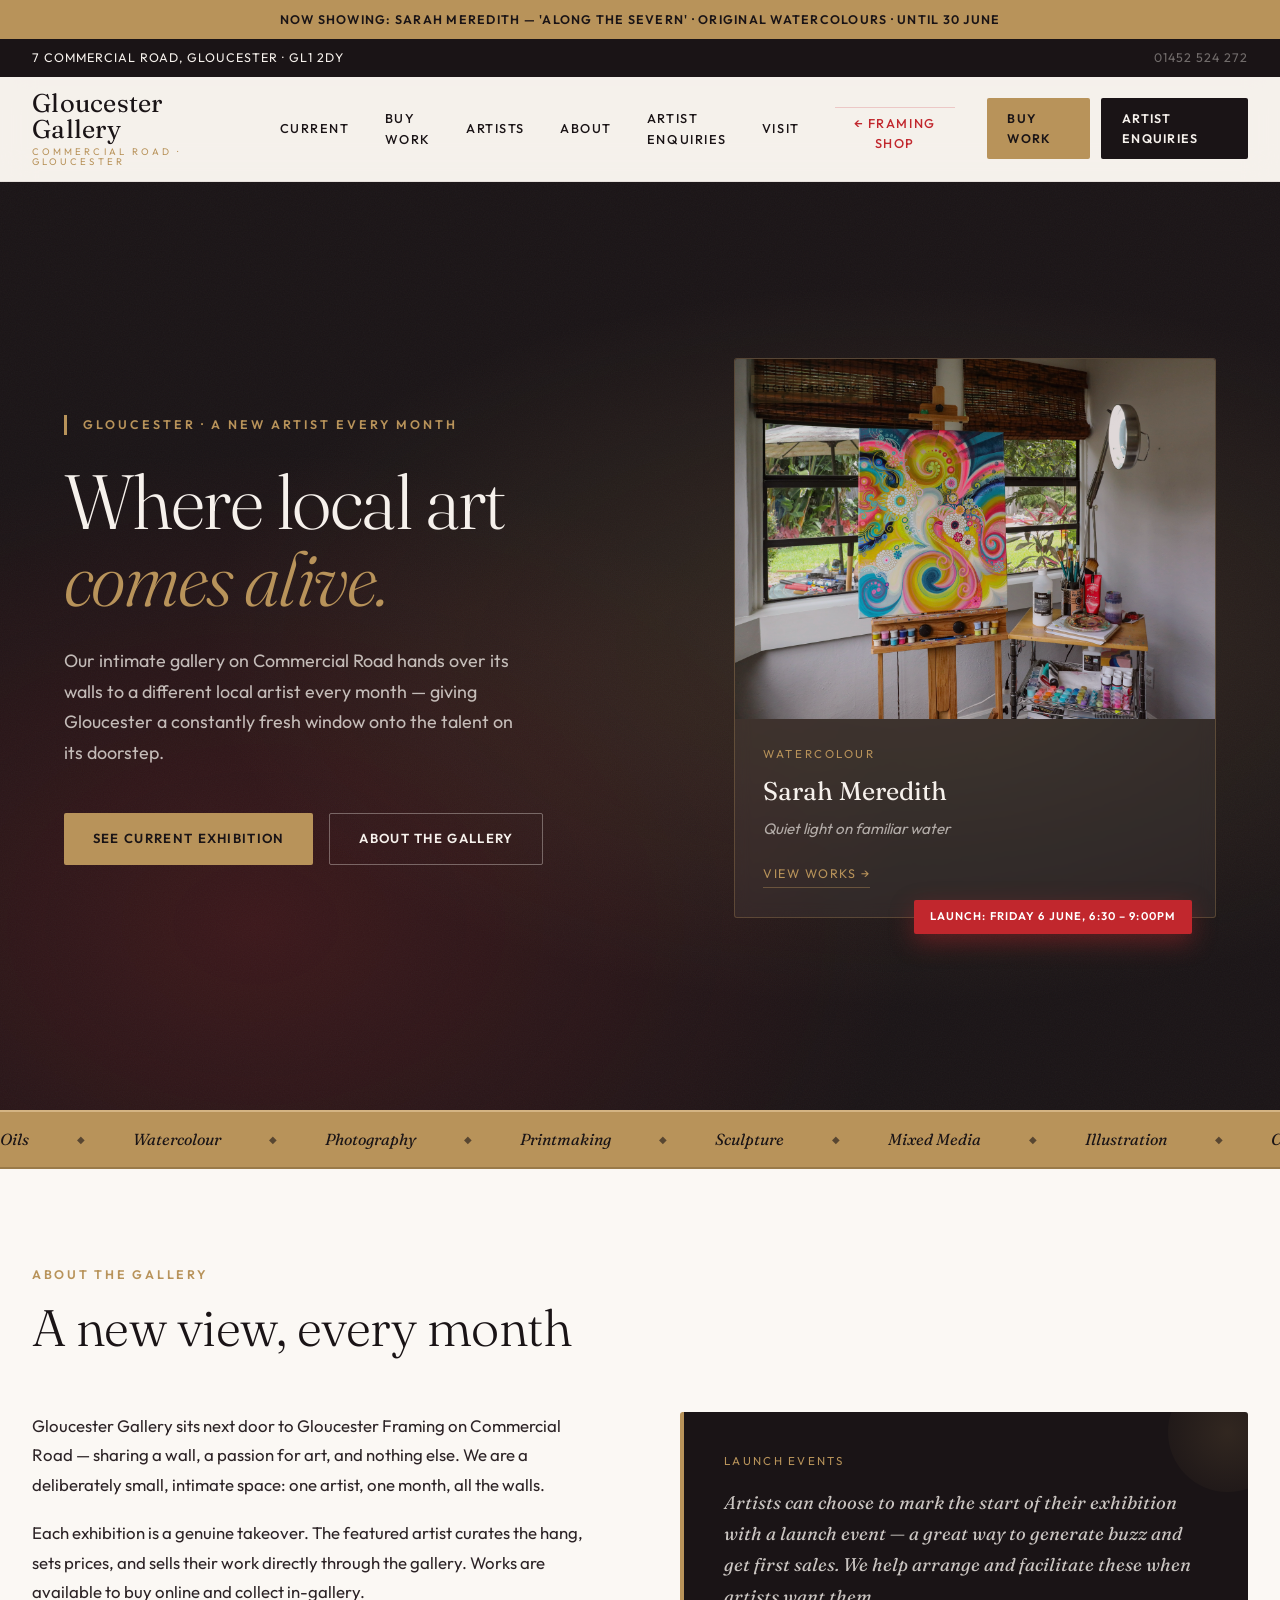
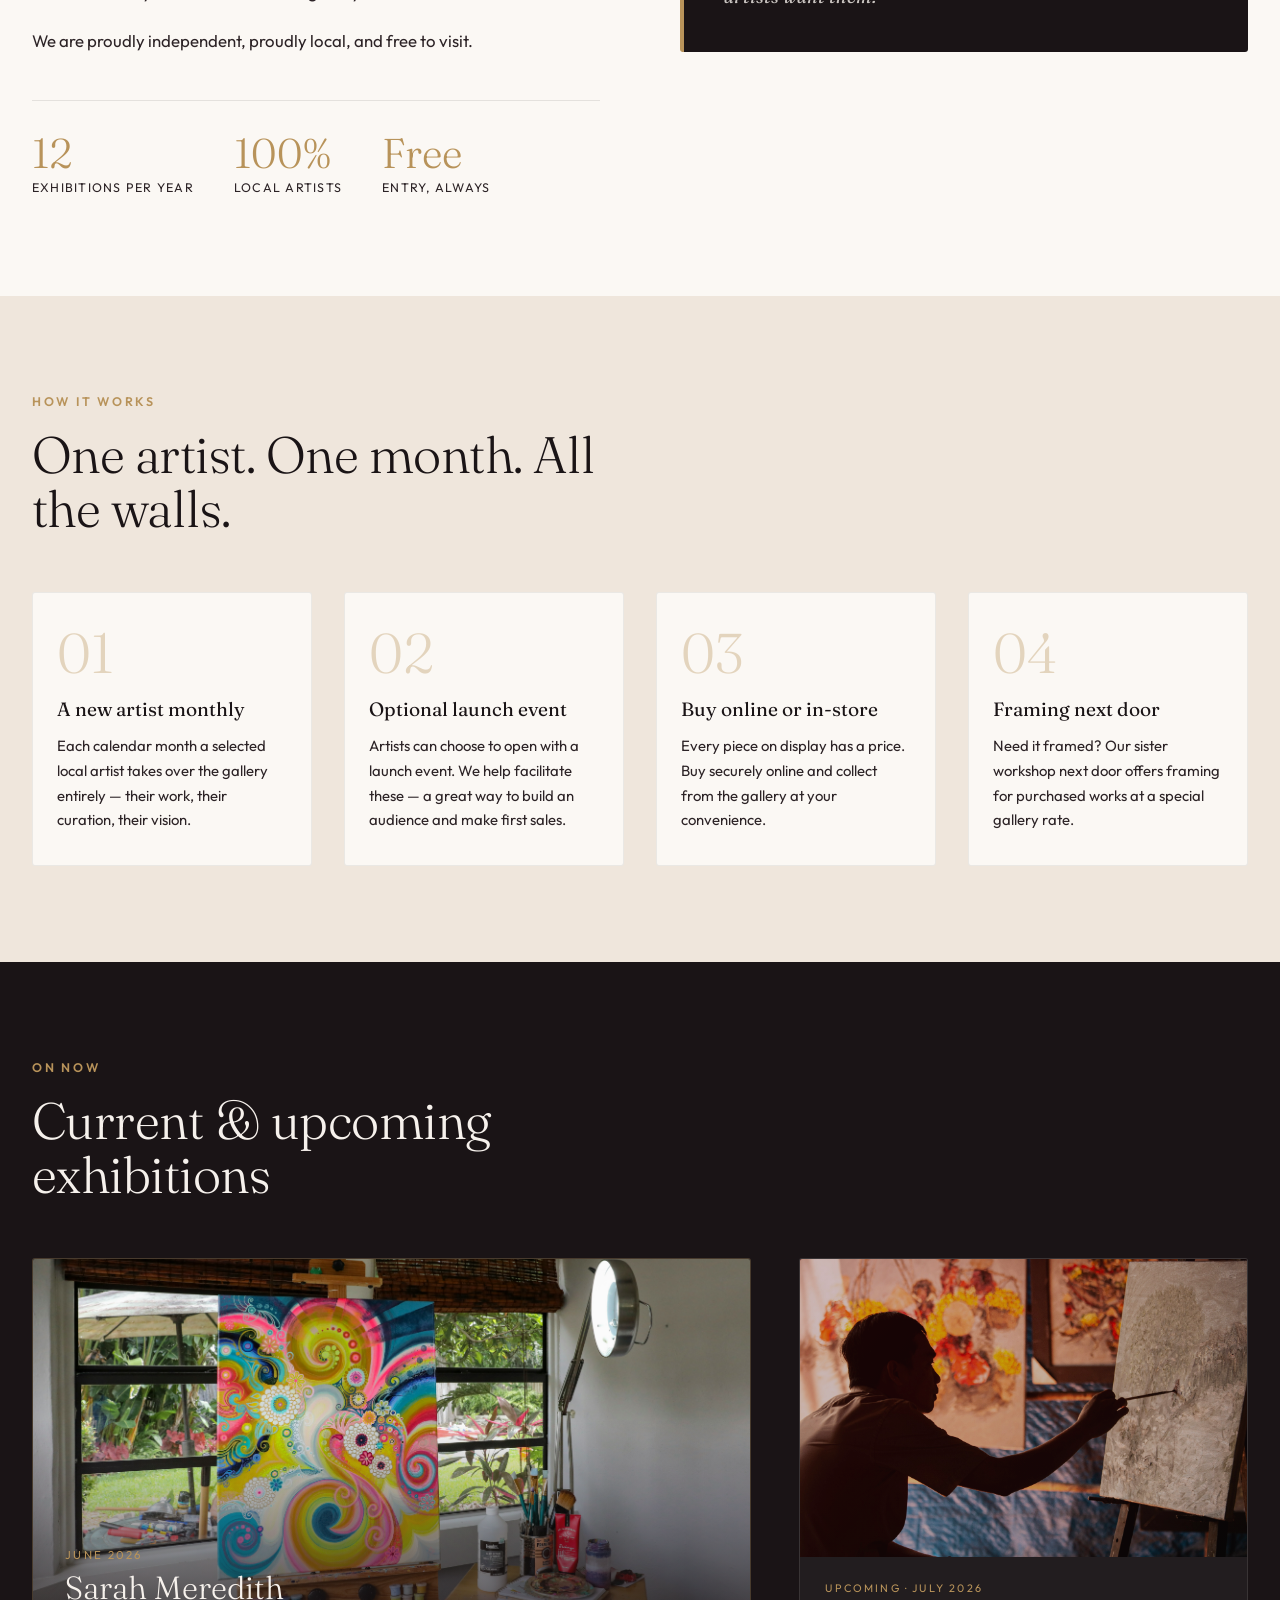
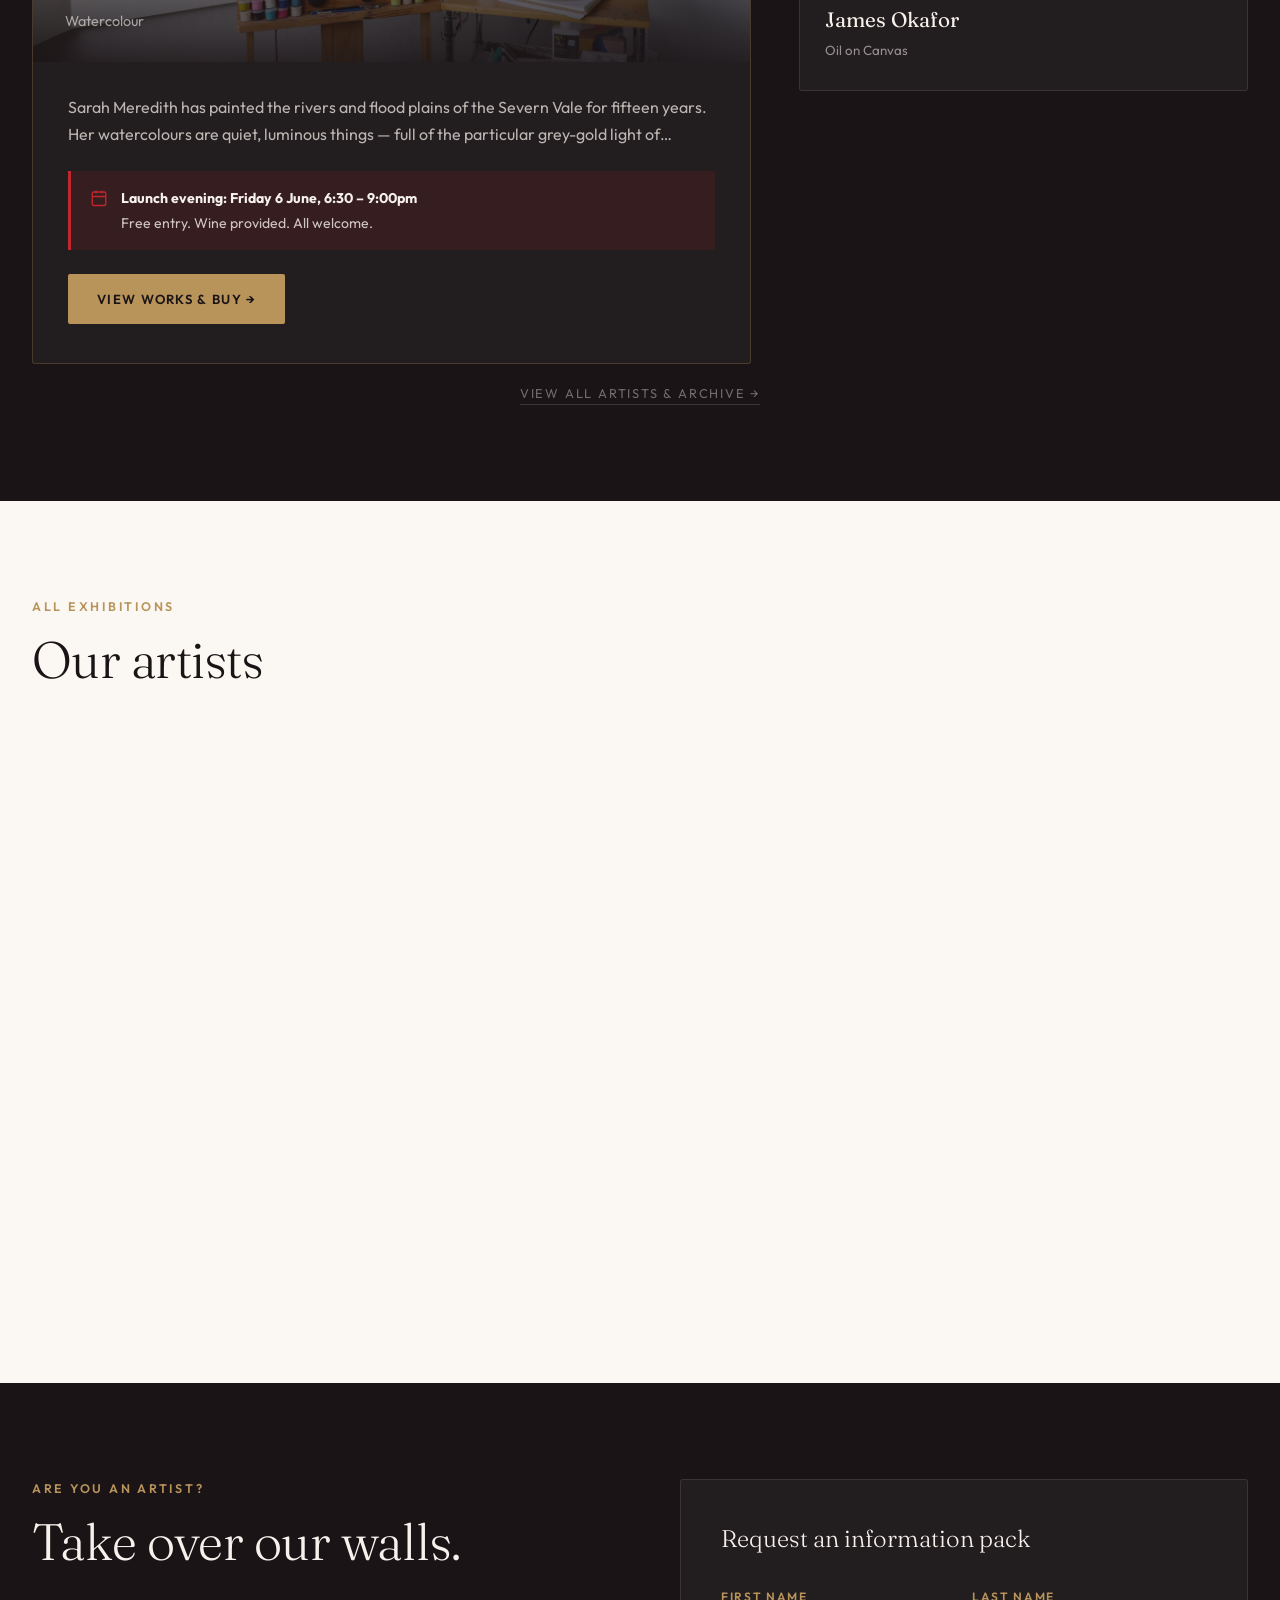
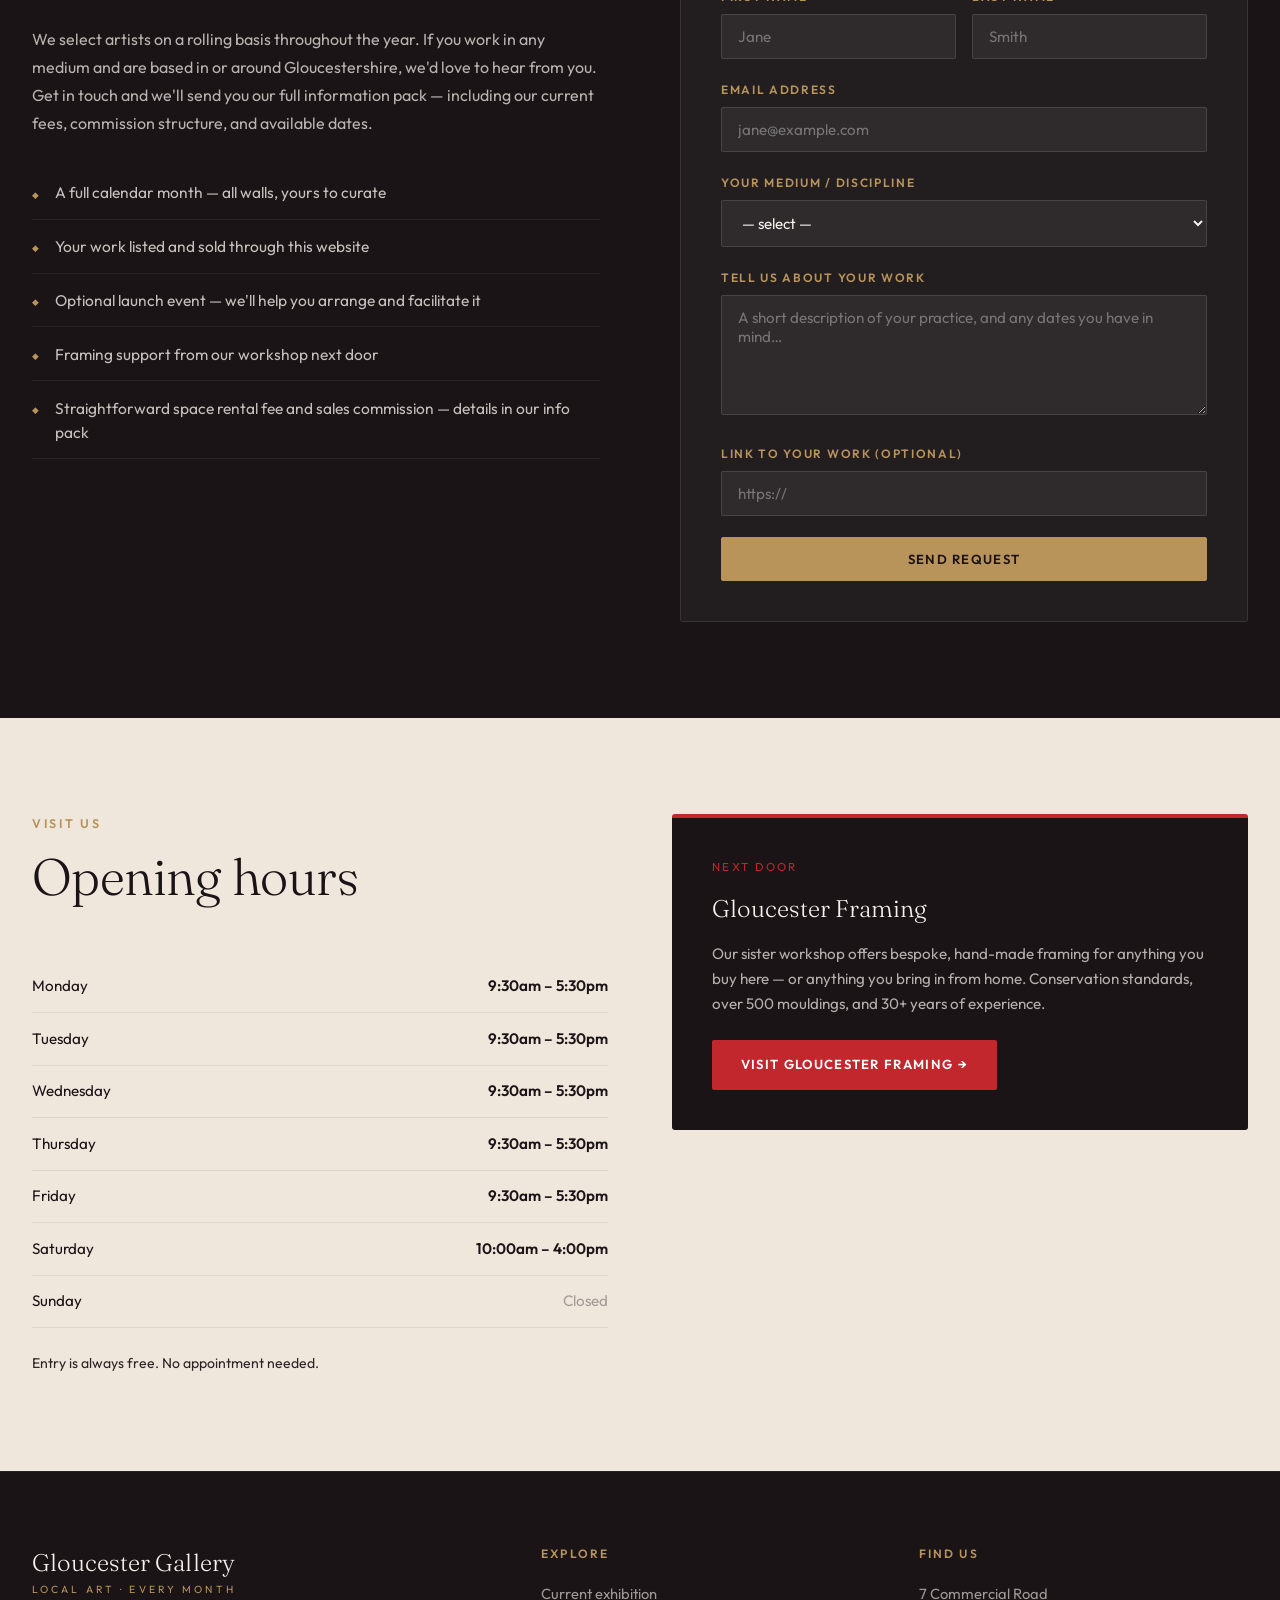
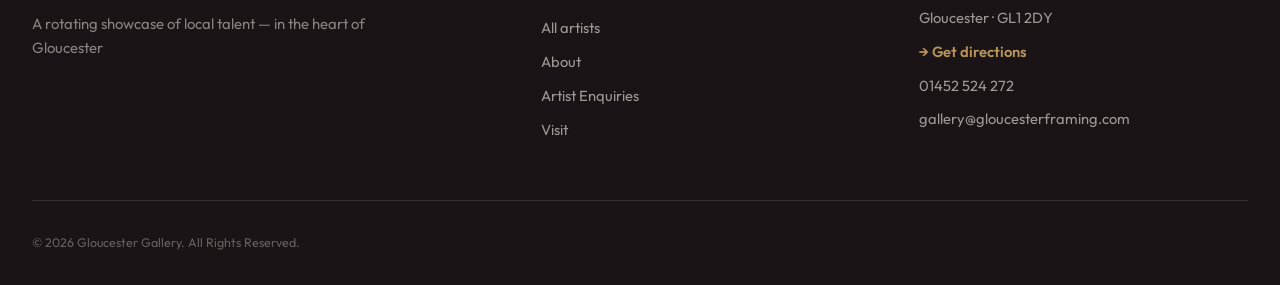
<file: index.html>
<!DOCTYPE html>
<html lang="en">
<head>
<meta charset="UTF-8">
<meta name="viewport" content="width=device-width, initial-scale=1">
<title>Gloucester Gallery | Local Art, Every Month</title>
<meta name="description" content="Gloucester Gallery — a new local artist every month. Original works for sale. Free entry. Commercial Road, Gloucester.">
<link rel="preconnect" href="https://fonts.googleapis.com">
<link rel="preconnect" href="https://fonts.gstatic.com" crossorigin>
<link href="https://fonts.googleapis.com/css2?family=Fraunces:opsz,ital,wght@9..144,0,300;9..144,0,400;9..144,0,500;9..144,1,300;9..144,1,400;9..144,1,500&family=Outfit:wght@300;400;500;600&display=swap" rel="stylesheet">

<style>
/* ── TOKENS ─────────────────────────────────────────────── */
:root{
  --red:#c1272d; --red-dark:#7d1416; --red-deep:#5a0e10;
  --ink:#1a1416; --ink-soft:#2c2326;
  --paper:#f6f1ec; --paper-warm:#efe6dc; --cream:#fbf8f4;
  --gold:#b8935a; --gold-light:#d4b483;
  --line:rgba(255,255,255,.12);
  --D:"Fraunces",Georgia,serif;
  --B:"Outfit",system-ui,sans-serif;
  --ease:cubic-bezier(.22,1,.36,1);
}
*{margin:0;padding:0;box-sizing:border-box}
html{scroll-behavior:smooth}
body{font-family:var(--B);background:var(--paper);color:var(--ink);line-height:1.6;-webkit-font-smoothing:antialiased;overflow-x:hidden}
img{max-width:100%;display:block;object-fit:cover}
a{color:inherit;text-decoration:none}

/* ── PROMO ───────────────────────────────────────────────── */
#promo{
  display:none;background:var(--gold);color:var(--ink);
  text-align:center;font-size:.78rem;letter-spacing:.1em;
  text-transform:uppercase;font-weight:600;padding:.6rem 2rem;
}

/* ── TOPBAR ──────────────────────────────────────────────── */
.topbar{background:var(--ink);color:var(--paper);font-size:.78rem;letter-spacing:.08em;text-transform:uppercase}
.topbar .wrap{max-width:1340px;margin:0 auto;padding:.55rem 2rem;display:flex;justify-content:space-between;align-items:center;gap:1rem}
.topbar a:hover{color:var(--gold)}
.topbar .socials{display:flex;gap:1.4rem}

/* ── HEADER ──────────────────────────────────────────────── */
header{
  position:sticky;top:0;z-index:200;
  background:rgba(246,241,236,.9);backdrop-filter:blur(16px);
  border-bottom:1px solid rgba(26,20,22,.08);transition:box-shadow .3s;
}
header.scrolled{box-shadow:0 8px 32px rgba(26,20,22,.1)}
.nav{max-width:1340px;margin:0 auto;padding:.9rem 2rem;display:flex;align-items:center;justify-content:space-between;gap:2rem}
.logo{display:flex;align-items:center;gap:1rem}
.logo .wordmark{display:flex;flex-direction:column;line-height:1}
.logo .wordmark b{font-family:var(--D);font-weight:400;font-size:1.6rem;color:var(--ink);letter-spacing:.01em}
.logo .wordmark small{font-family:var(--B);font-size:.6rem;letter-spacing:.32em;text-transform:uppercase;color:var(--gold);margin-top:.3rem}
.nav-links{display:flex;gap:2.2rem;align-items:center}
.nav-links a{font-size:.8rem;letter-spacing:.12em;text-transform:uppercase;font-weight:500;position:relative;padding:.3rem 0}
.nav-links a::after{content:"";position:absolute;left:0;bottom:-2px;height:1px;width:0;background:var(--gold);transition:width .3s}
.nav-links a:hover::after,.nav-links a.active::after{width:100%}
.nav-cta{background:var(--ink);color:var(--paper);padding:.65rem 1.3rem;border-radius:2px;font-size:.78rem;letter-spacing:.1em;text-transform:uppercase;font-weight:600;transition:background .3s,transform .3s}
.nav-cta:hover{background:var(--red);transform:translateY(-2px)}
.nav-framing{font-size:.75rem;color:var(--red);letter-spacing:.08em;text-transform:uppercase;font-weight:600;display:block;text-align:center;width:100%;margin-top:.5rem;padding-top:.5rem;border-top:1px solid rgba(193,39,45,.2)}
.nav-framing:hover{color:var(--red-dark)}
.nav-ctas{display:flex;gap:.7rem;align-items:center}
.menu-btn{display:none;background:none;border:none;cursor:pointer;flex-direction:column;gap:5px}
.menu-btn span{width:24px;height:1.5px;background:var(--ink);transition:.3s}

/* ── HERO ────────────────────────────────────────────────── */
.hero{
  position:relative;min-height:92vh;
  background:var(--ink);color:var(--paper);
  display:flex;align-items:center;overflow:hidden;
}
.hero-bg{
  position:absolute;inset:0;
  background:
    radial-gradient(ellipse at 70% 50%,rgba(184,147,90,.18) 0%,transparent 55%),
    radial-gradient(ellipse at 20% 80%,rgba(193,39,45,.2) 0%,transparent 45%),
    var(--ink);
}
.hero-noise{position:absolute;inset:0;opacity:.04;background-image:url("data:image/svg+xml,%3Csvg xmlns='http://www.w3.org/2000/svg' width='200' height='200'%3E%3Cfilter id='n'%3E%3CfeTurbulence type='fractalNoise' baseFrequency='.85' numOctaves='4'/%3E%3C/filter%3E%3Crect width='100%25' height='100%25' filter='url(%23n)'/%3E%3C/svg%3E");pointer-events:none}
.hero-inner{max-width:1340px;width:100%;margin:0 auto;padding:5rem 2rem 6rem;position:relative;z-index:2;display:grid;grid-template-columns:1.1fr .9fr;gap:5rem;align-items:center}
.hero-text .eyebrow{display:inline-block;font-size:.78rem;letter-spacing:.24em;text-transform:uppercase;color:var(--gold);font-weight:600;margin-bottom:1.8rem;border-left:3px solid var(--gold);padding-left:1rem}
.hero-text h1{font-family:var(--D);font-weight:300;font-size:clamp(3rem,6vw,5.5rem);line-height:1;letter-spacing:-.02em;margin-bottom:1.8rem}
.hero-text h1 em{font-style:italic;color:var(--gold)}
.hero-text p.lead{font-size:1.12rem;color:rgba(246,241,236,.75);max-width:38ch;margin-bottom:2.8rem;line-height:1.7}
.hero-actions{display:flex;gap:1rem;flex-wrap:wrap}

/* ── BUTTONS ─────────────────────────────────────────────── */
.btn{display:inline-flex;align-items:center;gap:.6rem;padding:.9rem 1.8rem;border-radius:2px;font-weight:600;font-size:.82rem;letter-spacing:.1em;text-transform:uppercase;transition:transform .3s var(--ease),background .3s,color .3s,border-color .3s;cursor:pointer;border:none;font-family:var(--B)}
.btn-gold{background:var(--gold);color:var(--ink)}
.btn-gold:hover{background:var(--gold-light);transform:translateY(-2px)}
.btn-ghost{background:transparent;border:1px solid rgba(246,241,236,.35);color:var(--paper)}
.btn-ghost:hover{border-color:var(--gold);color:var(--gold);transform:translateY(-2px)}
.btn-ink{background:var(--ink);color:var(--paper)}
.btn-ink:hover{background:var(--ink-soft);transform:translateY(-2px)}
.btn-red{background:var(--red);color:#fff}
.btn-red:hover{background:var(--red-dark);transform:translateY(-2px)}
.btn-outline{background:transparent;border:1px solid currentColor}
.btn-outline:hover{background:var(--ink);color:var(--paper)}

/* ── ARTIST PANEL (hero right) ───────────────────────────── */
.hero-panel{position:relative}
.artist-card-hero{
  background:rgba(255,255,255,.05);
  border:1px solid rgba(184,147,90,.3);
  border-radius:3px;overflow:hidden;
  backdrop-filter:blur(8px);
}
.artist-card-hero .art-block{
  aspect-ratio:4/3;position:relative;
  background:linear-gradient(135deg,var(--ink-soft),var(--red-deep));
  display:flex;align-items:center;justify-content:center;
  overflow:hidden;
}
.artist-card-hero .art-block img{width:100%;height:100%;object-fit:cover;opacity:.85}
.artist-card-hero .art-block .no-img{font-family:var(--D);font-style:italic;color:rgba(246,241,236,.4);font-size:1.1rem;text-align:center;padding:2rem}
.artist-card-hero .badge{
  position:absolute;top:1rem;left:1rem;
  background:var(--gold);color:var(--ink);
  font-size:.65rem;letter-spacing:.18em;text-transform:uppercase;font-weight:700;
  padding:.35rem .7rem;border-radius:1px;
}
.artist-card-hero .info{padding:1.6rem 1.8rem 1.8rem}
.artist-card-hero .info .discipline{font-size:.72rem;letter-spacing:.22em;text-transform:uppercase;color:var(--gold);margin-bottom:.5rem}
.artist-card-hero .info h3{font-family:var(--D);font-weight:400;font-size:1.6rem;margin-bottom:.3rem}
.artist-card-hero .info .tagline{font-style:italic;color:rgba(246,241,236,.65);font-size:.95rem;margin-bottom:1.2rem}
.artist-card-hero .info a{display:inline-block;font-size:.78rem;letter-spacing:.12em;text-transform:uppercase;color:var(--gold);border-bottom:1px solid rgba(184,147,90,.4);padding-bottom:.2rem;transition:border-color .3s}
.artist-card-hero .info a:hover{border-color:var(--gold)}
.launch-tag{
  position:absolute;bottom:-1rem;right:1.5rem;
  background:var(--red);color:#fff;
  font-size:.7rem;letter-spacing:.1em;text-transform:uppercase;font-weight:600;
  padding:.5rem 1rem;border-radius:2px;
  box-shadow:0 8px 24px rgba(193,39,45,.4);
}

/* ── MARQUEE ─────────────────────────────────────────────── */
.strip{background:var(--gold);color:var(--ink);padding:.9rem 0;overflow:hidden;white-space:nowrap;border-top:2px solid var(--gold-light);border-bottom:2px solid #9a7a48}
.strip-track{display:inline-flex;gap:3rem;animation:scroll 32s linear infinite}
.strip-track span{font-family:var(--D);font-style:italic;font-size:1rem;display:inline-flex;align-items:center;gap:3rem}
.strip-track span::after{content:"◆";font-style:normal;font-size:.6rem;opacity:.6}
@keyframes scroll{to{transform:translateX(-50%)}}

/* ── SECTION DEFAULTS ────────────────────────────────────── */
section{padding:6rem 2rem}
.container{max-width:1340px;margin:0 auto}
.section-head{max-width:620px;margin-bottom:3.5rem}
.section-head .kicker{font-size:.78rem;letter-spacing:.22em;text-transform:uppercase;color:var(--gold);font-weight:600;margin-bottom:1rem;display:block}
.section-head h2{font-family:var(--D);font-weight:300;font-size:clamp(2rem,4vw,3.2rem);line-height:1.06;letter-spacing:-.01em}
.section-head.center{margin-inline:auto;text-align:center}

/* ── ABOUT ───────────────────────────────────────────────── */
.about{background:var(--cream)}
.about-grid{display:grid;grid-template-columns:1fr 1fr;gap:5rem;align-items:center}
.about-text p{font-size:1.05rem;color:var(--ink-soft);margin-bottom:1.2rem;line-height:1.75}
.stat-row{display:flex;gap:2.5rem;margin-top:2.8rem;padding-top:2rem;border-top:1px solid rgba(26,20,22,.1)}
.stat strong{display:block;font-family:var(--D);font-size:2.6rem;font-weight:300;color:var(--gold);line-height:1}
.stat span{font-size:.78rem;letter-spacing:.1em;text-transform:uppercase;color:var(--ink-soft)}
.about-visual{position:relative}
.launch-card{
  background:var(--ink);color:var(--paper);
  padding:2.5rem;border-radius:3px;
  border-left:4px solid var(--gold);
  position:relative;overflow:hidden;
}
.launch-card::before{content:"";position:absolute;top:-40px;right:-40px;width:120px;height:120px;border-radius:50%;background:radial-gradient(circle,rgba(184,147,90,.15),transparent)}
.launch-card .lc-kicker{font-size:.72rem;letter-spacing:.2em;text-transform:uppercase;color:var(--gold);margin-bottom:1rem}
.launch-card p{color:rgba(246,241,236,.8);line-height:1.7;font-style:italic;font-family:var(--D);font-size:1.15rem}

/* ── HOW IT WORKS ────────────────────────────────────────── */
.how{background:var(--paper-warm)}
.steps{display:grid;grid-template-columns:repeat(4,1fr);gap:2rem;counter-reset:step}
.step{padding:2rem 1.5rem;background:var(--cream);border-radius:3px;border:1px solid rgba(26,20,22,.07);transition:transform .4s,box-shadow .4s;position:relative;overflow:hidden}
.step:hover{transform:translateY(-6px);box-shadow:0 24px 44px rgba(26,20,22,.1)}
.step-num{font-family:var(--D);font-size:3.5rem;font-weight:300;color:var(--gold);opacity:.35;line-height:1;margin-bottom:.8rem}
.step h4{font-family:var(--D);font-size:1.2rem;font-weight:400;margin-bottom:.6rem}
.step p{color:var(--ink-soft);font-size:.93rem;line-height:1.65}

/* ── CURRENT + UPCOMING ───────────────────────────────────── */
.exhibitions{background:var(--ink);color:var(--paper)}
.exhibitions .section-head h2{color:var(--paper)}
.exhibition-grid{display:grid;grid-template-columns:1.6fr 1fr;gap:3rem;align-items:start}
.ex-current{background:rgba(255,255,255,.04);border:1px solid rgba(184,147,90,.25);border-radius:3px;overflow:hidden}
.ex-current .art-zone{aspect-ratio:16/9;background:linear-gradient(135deg,var(--ink-soft),var(--red-deep));position:relative;overflow:hidden}
.ex-current .art-zone img{width:100%;height:100%;object-fit:cover}
.ex-current .art-zone .overlay{position:absolute;inset:0;background:linear-gradient(to top,rgba(26,20,22,.9) 0%,transparent 60%)}
.ex-current .art-zone .art-meta{position:absolute;bottom:1.8rem;left:2rem;right:2rem}
.ex-current .art-zone .art-meta .month{font-size:.72rem;letter-spacing:.2em;text-transform:uppercase;color:var(--gold);margin-bottom:.4rem}
.ex-current .art-zone .art-meta h3{font-family:var(--D);font-size:2rem;font-weight:300;line-height:1.1}
.ex-current .art-zone .art-meta .disc{color:rgba(246,241,236,.6);font-size:.9rem;margin-top:.3rem}
.ex-current .ex-body{padding:2rem 2.2rem 2.4rem}
.ex-current .ex-body p{color:rgba(246,241,236,.72);margin-bottom:1.4rem;line-height:1.7}
.ex-current .launch-info{display:flex;align-items:flex-start;gap:.8rem;background:rgba(193,39,45,.12);border-left:3px solid var(--red);padding:1rem 1.2rem;border-radius:0 2px 2px 0;margin-bottom:1.5rem}
.ex-current .launch-info svg{flex-shrink:0;margin-top:.15rem}
.ex-current .launch-info .li-text{font-size:.88rem;color:rgba(246,241,236,.8)}
.ex-current .launch-info .li-text strong{display:block;color:var(--paper);margin-bottom:.15rem}
.ex-sidebar{display:flex;flex-direction:column;gap:1.5rem}
.ex-upcoming{background:rgba(255,255,255,.04);border:1px solid rgba(255,255,255,.1);border-radius:3px;overflow:hidden;transition:border-color .3s}
.ex-upcoming:hover{border-color:rgba(184,147,90,.4)}
.ex-upcoming .up-art{aspect-ratio:3/2;background:linear-gradient(135deg,var(--red-deep),var(--ink));position:relative;overflow:hidden}
.ex-upcoming .up-art img{width:100%;height:100%;object-fit:cover;opacity:.7}
.ex-upcoming .up-body{padding:1.4rem 1.6rem 1.8rem}
.ex-upcoming .up-month{font-size:.68rem;letter-spacing:.2em;text-transform:uppercase;color:var(--gold);margin-bottom:.4rem}
.ex-upcoming .up-body h4{font-family:var(--D);font-size:1.3rem;font-weight:400;margin-bottom:.2rem}
.ex-upcoming .up-disc{font-size:.83rem;color:rgba(246,241,236,.55)}
.ex-archive-link{text-align:center;margin-top:1rem}
.ex-archive-link a{font-size:.8rem;letter-spacing:.14em;text-transform:uppercase;color:rgba(246,241,236,.4);border-bottom:1px solid rgba(246,241,236,.15);padding-bottom:.2rem;transition:color .3s}
.ex-archive-link a:hover{color:var(--gold)}

/* ── ARTIST PAGES (section hidden until artist selected) ─── */
.artist-page{display:none}
.artist-page.visible{display:block}
.ap-hero{background:var(--ink);color:var(--paper);padding:5rem 2rem;position:relative;overflow:hidden}
.ap-hero::before{content:"";position:absolute;inset:0;background:radial-gradient(ellipse at 80% 50%,rgba(184,147,90,.12),transparent 55%)}
.ap-hero-inner{max-width:1340px;margin:0 auto;display:grid;grid-template-columns:auto 1fr;gap:4rem;align-items:center;position:relative;z-index:2}
.ap-portrait{width:200px;height:200px;border-radius:50%;border:4px solid var(--gold);overflow:hidden;background:var(--ink-soft);flex-shrink:0}
.ap-portrait img{width:100%;height:100%;object-fit:cover}
.ap-portrait .initials{width:100%;height:100%;display:flex;align-items:center;justify-content:center;font-family:var(--D);font-size:3rem;font-weight:300;color:var(--gold)}
.ap-info .disc{font-size:.75rem;letter-spacing:.2em;text-transform:uppercase;color:var(--gold);margin-bottom:.6rem}
.ap-info h2{font-family:var(--D);font-size:clamp(2rem,4vw,3.5rem);font-weight:300;margin-bottom:.6rem}
.ap-info .tagline{font-style:italic;color:rgba(246,241,236,.65);font-size:1.1rem;margin-bottom:1.2rem}
.ap-info .bio{color:rgba(246,241,236,.75);max-width:55ch;line-height:1.75}
.back-btn{display:inline-flex;align-items:center;gap:.5rem;font-size:.78rem;letter-spacing:.12em;text-transform:uppercase;color:var(--gold);margin-bottom:2rem;transition:gap .3s;cursor:pointer;background:none;border:none;font-family:var(--B)}
.back-btn:hover{gap:.8rem}

/* ── WORKS GRID ──────────────────────────────────────────── */
.works-section{background:var(--paper-warm)}
.works-grid{display:grid;grid-template-columns:repeat(3,1fr);gap:2rem}
.work-card{background:var(--cream);border-radius:3px;overflow:hidden;border:1px solid rgba(26,20,22,.08);transition:transform .4s var(--ease),box-shadow .4s}
.work-card:hover{transform:translateY(-8px);box-shadow:0 30px 50px rgba(26,20,22,.15)}
.work-img{aspect-ratio:4/3;background:linear-gradient(135deg,var(--ink-soft),var(--red-deep));position:relative;overflow:hidden}
.work-img img{width:100%;height:100%;object-fit:cover;transition:transform .6s var(--ease)}
.work-card:hover .work-img img{transform:scale(1.05)}
.work-img .no-img{width:100%;height:100%;display:flex;align-items:center;justify-content:center;font-family:var(--D);font-style:italic;color:rgba(246,241,236,.35);font-size:.95rem}
.work-img .sold-tag{position:absolute;top:.9rem;left:.9rem;background:var(--ink);color:var(--paper);font-size:.65rem;letter-spacing:.14em;text-transform:uppercase;font-weight:600;padding:.3rem .65rem;border-radius:1px}
.work-body{padding:1.4rem 1.6rem 1.8rem}
.work-body h4{font-family:var(--D);font-size:1.1rem;font-weight:400;margin-bottom:.3rem}
.work-body .meta{font-size:.82rem;color:var(--ink-soft);margin-bottom:.2rem}
.work-body .size{font-size:.78rem;color:rgba(26,20,22,.5);margin-bottom:1rem}
.work-footer{display:flex;align-items:center;justify-content:space-between;padding-top:1rem;border-top:1px solid rgba(26,20,22,.08)}
.work-price{font-family:var(--D);font-size:1.4rem;font-weight:400;color:var(--ink)}
.work-price.sold{color:rgba(26,20,22,.35);text-decoration:line-through;font-size:1rem}

/* ── ARTIST GRID (all artists overview) ──────────────────── */
.all-artists{background:var(--cream)}
.artists-grid{display:grid;grid-template-columns:repeat(3,1fr);gap:2rem}
.artist-thumb{cursor:pointer;border-radius:3px;overflow:hidden;border:1px solid rgba(26,20,22,.08);transition:transform .4s var(--ease),box-shadow .4s;background:var(--paper)}
.artist-thumb:hover{transform:translateY(-6px);box-shadow:0 24px 44px rgba(26,20,22,.12)}
.at-image{aspect-ratio:1;background:linear-gradient(135deg,var(--ink-soft),var(--red-deep));overflow:hidden;position:relative}
.at-image img{width:100%;height:100%;object-fit:cover;transition:transform .6s var(--ease)}
.artist-thumb:hover .at-image img{transform:scale(1.06)}
.at-image .at-initials{width:100%;height:100%;display:flex;align-items:center;justify-content:center;font-family:var(--D);font-size:3rem;font-weight:300;color:rgba(246,241,236,.4)}
.at-status{position:absolute;top:.8rem;left:.8rem;font-size:.63rem;letter-spacing:.16em;text-transform:uppercase;font-weight:700;padding:.3rem .65rem;border-radius:1px}
.at-status.current{background:var(--gold);color:var(--ink)}
.at-status.upcoming{background:var(--red);color:#fff}
.at-status.past{background:rgba(26,20,22,.7);color:rgba(246,241,236,.7)}
.at-body{padding:1.4rem 1.5rem 1.8rem}
.at-disc{font-size:.72rem;letter-spacing:.2em;text-transform:uppercase;color:var(--gold);margin-bottom:.4rem}
.at-body h4{font-family:var(--D);font-size:1.25rem;font-weight:400;margin-bottom:.2rem}
.at-month{font-size:.82rem;color:var(--ink-soft)}
.at-tagline{font-size:.88rem;font-style:italic;color:rgba(26,20,22,.55);margin-top:.3rem}

/* ── RENT THE GALLERY ────────────────────────────────────── */
.rent{background:var(--ink);color:var(--paper)}
.rent .section-head h2{color:var(--paper)}
.rent-grid{display:grid;grid-template-columns:1fr 1fr;gap:5rem;align-items:start}
.rent-points{list-style:none;margin:1.8rem 0 2.5rem}
.rent-points li{display:flex;align-items:flex-start;gap:1rem;padding:.9rem 0;border-bottom:1px solid rgba(255,255,255,.06);font-size:.97rem;color:rgba(246,241,236,.78);line-height:1.55}
.rent-points li::before{content:"◆";color:var(--gold);font-size:.55rem;flex-shrink:0;margin-top:.45rem}
.rent-text p{color:rgba(246,241,236,.72);line-height:1.75;margin-bottom:1.2rem}

/* ── CONTACT FORM ────────────────────────────────────────── */
.form-card{background:rgba(255,255,255,.04);border:1px solid rgba(255,255,255,.1);border-radius:3px;padding:2.5rem}
.form-card h3{font-family:var(--D);font-size:1.5rem;font-weight:300;color:var(--paper);margin-bottom:1.8rem}
.fgroup{margin-bottom:1.3rem}
.fgroup label{display:block;font-size:.75rem;letter-spacing:.14em;text-transform:uppercase;color:var(--gold);margin-bottom:.5rem;font-weight:600}
.fgroup input,.fgroup textarea,.fgroup select{
  width:100%;background:rgba(255,255,255,.06);
  border:1px solid rgba(255,255,255,.12);border-radius:2px;
  color:var(--paper);font-family:var(--B);font-size:.95rem;
  padding:.75rem 1rem;transition:border-color .3s,background .3s;
}
.fgroup input:focus,.fgroup textarea:focus,.fgroup select:focus{outline:none;border-color:var(--gold);background:rgba(255,255,255,.09)}
.fgroup textarea{resize:vertical;min-height:120px}
.fgroup select option{background:var(--ink)}
.form-row{display:grid;grid-template-columns:1fr 1fr;gap:1rem}
#enquiry-success{display:none;text-align:center;padding:2rem;color:var(--gold);font-family:var(--D);font-style:italic;font-size:1.2rem}

/* ── HOURS ───────────────────────────────────────────────── */
.hours{background:var(--paper-warm)}
.hours-inner{display:grid;grid-template-columns:1fr 1fr;gap:4rem;align-items:start}
.hours-list .row{display:flex;justify-content:space-between;align-items:center;padding:.85rem 0;border-bottom:1px solid rgba(26,20,22,.08);font-size:.95rem}
.hours-list .row span:last-child{font-weight:600;color:var(--ink)}
.hours-list .row.closed span:last-child{color:rgba(26,20,22,.35);font-weight:400}
.sister-card{background:var(--ink);color:var(--paper);padding:2.5rem;border-radius:3px;border-top:4px solid var(--red)}
.sister-card .sk-kicker{font-size:.72rem;letter-spacing:.2em;text-transform:uppercase;color:var(--red);margin-bottom:.8rem}
.sister-card h3{font-family:var(--D);font-size:1.5rem;font-weight:300;margin-bottom:.8rem}
.sister-card p{color:rgba(246,241,236,.7);margin-bottom:1.5rem;font-size:.95rem;line-height:1.65}

/* ── FOOTER ──────────────────────────────────────────────── */
footer{background:var(--ink);color:var(--paper);padding:4.5rem 2rem 2rem;border-top:1px solid rgba(255,255,255,.06)}
.foot-grid{max-width:1340px;margin:0 auto;display:grid;grid-template-columns:1.4fr 1fr 1fr;gap:3rem;padding-bottom:3rem;border-bottom:1px solid var(--line)}
.foot-brand p{color:rgba(246,241,236,.5);max-width:34ch;font-size:.93rem;line-height:1.65;margin-top:.8rem}
.foot-brand .fb-name{font-family:var(--D);font-size:1.5rem;font-weight:300;color:var(--paper)}
.foot-brand .fb-tag{font-size:.65rem;letter-spacing:.3em;text-transform:uppercase;color:var(--gold)}
.foot-col h5{font-size:.75rem;letter-spacing:.18em;text-transform:uppercase;color:var(--gold);margin-bottom:1.2rem;font-weight:600}
.foot-col a,.foot-col p{display:block;color:rgba(246,241,236,.6);margin-bottom:.65rem;font-size:.92rem;transition:color .3s}
.foot-col a:hover{color:var(--gold)}
.foot-bottom{max-width:1340px;margin:2rem auto 0;display:flex;justify-content:space-between;align-items:center;flex-wrap:wrap;gap:1rem}
.foot-bottom span{font-size:.78rem;color:rgba(246,241,236,.35)}
.socials{display:flex;gap:1.4rem}
.socials a{font-size:.78rem;letter-spacing:.08em;text-transform:uppercase;color:rgba(246,241,236,.4);transition:color .3s}
.socials a:hover{color:var(--gold)}

/* ── MODAL ───────────────────────────────────────────────── */
.modal-overlay{display:none;position:fixed;inset:0;background:rgba(26,20,22,.9);z-index:500;align-items:center;justify-content:center;padding:2rem;backdrop-filter:blur(8px)}
.modal-overlay.open{display:flex}
.modal{background:var(--cream);border-radius:3px;max-width:540px;width:100%;overflow:hidden;position:relative;max-height:90vh;overflow-y:auto}
.modal-img{aspect-ratio:4/3;background:linear-gradient(135deg,var(--ink-soft),var(--red-deep));overflow:hidden}
.modal-img img{width:100%;height:100%;object-fit:cover}
.modal-body{padding:2rem 2.2rem 2.4rem}
.modal-body h3{font-family:var(--D);font-size:1.5rem;font-weight:400;margin-bottom:.4rem}
.modal-body .modal-meta{font-size:.88rem;color:var(--ink-soft);margin-bottom:.2rem}
.modal-body .modal-size{font-size:.82rem;color:rgba(26,20,22,.5);margin-bottom:1.5rem}
.modal-price-row{display:flex;align-items:center;justify-content:space-between;margin-bottom:1.5rem}
.modal-price{font-family:var(--D);font-size:2rem;font-weight:300;color:var(--ink)}
.modal-note{font-size:.82rem;color:var(--ink-soft);margin-bottom:1.5rem;background:var(--paper-warm);padding:1rem;border-radius:2px;border-left:3px solid var(--gold);line-height:1.6}
.modal-close{position:absolute;top:1rem;right:1rem;background:var(--ink);color:var(--paper);border:none;width:32px;height:32px;border-radius:50%;cursor:pointer;font-size:1rem;display:flex;align-items:center;justify-content:center;transition:background .3s}
.modal-close:hover{background:var(--red)}
#payment-form .fgroup input{background:rgba(26,20,22,.06);border:1px solid rgba(26,20,22,.18);color:var(--ink)}
#payment-form .fgroup input:focus{border-color:var(--gold);background:rgba(26,20,22,.03)}
#payment-form .fgroup label{color:var(--ink-soft)}
#card-element{background:rgba(26,20,22,.06);border:1px solid rgba(26,20,22,.18);border-radius:2px;padding:.85rem 1rem;margin-top:.5rem;transition:border-color .3s}
#card-element.StripeElement--focus{border-color:var(--gold)}
#payment-success{display:none;text-align:center;padding:2rem}
#payment-success .tick{font-size:3rem;margin-bottom:1rem}
#payment-success h4{font-family:var(--D);font-size:1.5rem;font-weight:300;margin-bottom:.8rem;color:var(--ink)}
#payment-success p{color:var(--ink-soft);font-size:.93rem;line-height:1.65}
.test-mode-badge{background:var(--red);color:#fff;font-size:.65rem;letter-spacing:.12em;text-transform:uppercase;font-weight:700;padding:.25rem .6rem;border-radius:1px;margin-left:.6rem;vertical-align:middle}

/* ── REVEAL ──────────────────────────────────────────────── */
.reveal{opacity:0;transform:translateY(28px);transition:opacity .7s var(--ease),transform .7s var(--ease)}
.reveal.in{opacity:1;transform:none}

/* ── RESPONSIVE ──────────────────────────────────────────── */
@media(max-width:1024px){
  .hero-inner{grid-template-columns:1fr;gap:3rem}
  .hero-panel{max-width:460px}
  .about-grid,.exhibition-grid,.rent-grid,.hours-inner{grid-template-columns:1fr}
  .steps{grid-template-columns:repeat(2,1fr)}
  .works-grid{grid-template-columns:repeat(2,1fr)}
  .artists-grid{grid-template-columns:repeat(2,1fr)}
  .foot-grid{grid-template-columns:1fr 1fr}
  .ap-hero-inner{grid-template-columns:1fr;text-align:center}
  .ap-portrait{margin:0 auto}
}
@media(max-width:768px){
  .nav-links{display:none;position:fixed;inset:0;top:60px;background:var(--cream);flex-direction:column;padding:3rem 2rem;gap:2rem;z-index:190}
  .nav-links.open{display:flex}
  .menu-btn{display:flex}
  .nav-ctas{display:none}
  .hero-inner{padding:4rem 0 5rem}
  .steps{grid-template-columns:1fr}
  .works-grid,.artists-grid{grid-template-columns:1fr}
  .foot-grid{grid-template-columns:1fr}
  .form-row{grid-template-columns:1fr}
}
</style>
</head>
<body>

<!-- PROMO -->
<div id="promo"></div>

<!-- TOP BAR -->
<div class="topbar">
  <div class="wrap">
    <span id="tb-address"></span>
    <div class="socials" id="tb-socials"></div>
  </div>
</div>

<!-- HEADER -->
<header id="header">
  <nav class="nav">
    <div class="logo">
      <div class="wordmark">
        <b id="nav-name"></b>
        <small id="nav-tag"></small>
      </div>
    </div>
    <div class="nav-links" id="navLinks">
      <a href="#current">Current</a>
      <a href="gallery.html">Buy Work</a>
      <a href="#artists">Artists</a>
      <a href="#about">About</a>
      <a href="#rent">Artist Enquiries</a>
      <a href="#hours">Visit</a>
      <a id="framing-link" class="nav-framing" href="#" target="_blank">← Framing Shop</a>
    </div>
    <div class="nav-ctas">
      <a href="gallery.html" class="nav-cta" style="background:var(--gold);color:var(--ink)">Buy Work</a>
      <a href="#rent" class="nav-cta">Artist Enquiries</a>
    </div>
    <button class="menu-btn" id="menuBtn" aria-label="Menu">
      <span></span><span></span><span></span>
    </button>
  </nav>
</header>

<!-- HERO -->
<section class="hero" id="top">
  <div class="hero-bg"></div>
  <div class="hero-noise"></div>
  <div class="hero-inner container">
    <div class="hero-text">
      <span class="eyebrow" id="h-eyebrow"></span>
      <h1 id="h-heading"></h1>
      <p class="lead" id="h-lead"></p>
      <div class="hero-actions">
        <a id="h-cta" href="#current" class="btn btn-gold"></a>
        <a href="#about" class="btn btn-ghost">About the gallery</a>
      </div>
    </div>
    <div class="hero-panel" id="hero-panel">
      <!-- populated by JS -->
    </div>
  </div>
</section>

<!-- STRIP -->
<div class="strip" aria-hidden="true">
  <div class="strip-track" id="strip"></div>
</div>

<!-- ABOUT -->
<section class="about" id="about">
  <div class="container">
    <div class="about-grid">
      <div class="about-text">
        <div class="section-head">
          <span class="kicker" id="ab-kicker"></span>
          <h2 id="ab-heading"></h2>
        </div>
        <p id="ab-body1"></p>
        <p id="ab-body2"></p>
        <p id="ab-body3"></p>
        <div class="stat-row" id="ab-stats"></div>
      </div>
      <div class="about-visual reveal">
        <div class="launch-card">
          <div class="lc-kicker">Launch events</div>
          <p id="ab-launch"></p>
        </div>
      </div>
    </div>
  </div>
</section>

<!-- HOW IT WORKS -->
<section class="how" id="how">
  <div class="container">
    <div class="section-head">
      <span class="kicker" id="how-kicker"></span>
      <h2 id="how-heading"></h2>
    </div>
    <div class="steps" id="how-steps"></div>
  </div>
</section>

<!-- CURRENT + UPCOMING EXHIBITIONS -->
<section class="exhibitions" id="current">
  <div class="container">
    <div class="section-head">
      <span class="kicker">On now</span>
      <h2>Current &amp; upcoming exhibitions</h2>
    </div>
    <div class="exhibition-grid" id="exhibition-grid">
    </div>
    <div class="ex-archive-link"><a href="#artists">View all artists &amp; archive →</a></div>
  </div>
</section>

<!-- ALL ARTISTS -->
<section class="all-artists" id="artists">
  <div class="container">
    <div class="section-head">
      <span class="kicker">All exhibitions</span>
      <h2>Our artists</h2>
    </div>
    <div class="artists-grid" id="artists-grid"></div>
  </div>
</section>

<!-- INDIVIDUAL ARTIST PAGE (shown/hidden) -->
<section class="artist-page" id="artist-page">
  <div class="ap-hero" id="ap-hero">
    <div class="container">
      <button class="back-btn" id="back-btn">← Back to all artists</button>
      <div class="ap-hero-inner">
        <div class="ap-portrait" id="ap-portrait"></div>
        <div class="ap-info">
          <div class="disc" id="ap-disc"></div>
          <h2 id="ap-name"></h2>
          <div class="tagline" id="ap-tagline"></div>
          <p class="bio" id="ap-bio"></p>
          <div id="ap-launch-block" style="margin-top:1.5rem;display:none">
            <div class="ex-current" style="max-width:440px;border-color:rgba(184,147,90,.3)">
              <div class="ex-body" style="padding:1.2rem 1.4rem">
                <div class="launch-info">
                  <svg viewBox="0 0 24 24" width="18" height="18" stroke="var(--red)" stroke-width="1.8" fill="none"><rect x="3" y="4" width="18" height="18" rx="2"/><path d="M16 2v4M8 2v4M3 10h18"/></svg>
                  <div class="li-text"><strong id="ap-launch-date"></strong><span id="ap-launch-note"></span></div>
                </div>
              </div>
            </div>
          </div>
        </div>
      </div>
    </div>
  </div>
  <section class="works-section">
    <div class="container">
      <div class="section-head">
        <span class="kicker">Works for sale</span>
        <h2 id="ap-works-heading"></h2>
      </div>
      <div class="works-grid" id="works-grid"></div>
    </div>
  </section>
</section>

<!-- RENT THE GALLERY -->
<section class="rent" id="rent">
  <div class="container">
    <div class="rent-grid">
      <div class="rent-text">
        <div class="section-head">
          <span class="kicker" id="rent-kicker"></span>
          <h2 id="rent-heading"></h2>
        </div>
        <p id="rent-body"></p>
        <ul class="rent-points" id="rent-points"></ul>
      </div>
      <div>
        <div class="form-card">
          <h3 id="rent-form-heading"></h3>
          <form id="enquiry-form" novalidate>
            <div class="form-row">
              <div class="fgroup"><label>First name</label><input type="text" name="fname" required placeholder="Jane"></div>
              <div class="fgroup"><label>Last name</label><input type="text" name="lname" required placeholder="Smith"></div>
            </div>
            <div class="fgroup"><label>Email address</label><input type="email" name="email" required placeholder="jane@example.com"></div>
            <div class="fgroup"><label>Your medium / discipline</label>
              <select name="medium">
                <option value="">— select —</option>
                <option>Oil painting</option>
                <option>Watercolour</option>
                <option>Acrylic</option>
                <option>Photography</option>
                <option>Printmaking</option>
                <option>Sculpture / 3D</option>
                <option>Ceramics</option>
                <option>Mixed media</option>
                <option>Illustration</option>
                <option>Other</option>
              </select>
            </div>
            <div class="fgroup"><label>Tell us about your work</label><textarea name="message" placeholder="A short description of your practice, and any dates you have in mind…"></textarea></div>
            <div class="fgroup"><label>Link to your work (optional)</label><input type="url" name="website" placeholder="https://"></div>
            <button type="submit" class="btn btn-gold" style="width:100%;justify-content:center" id="enquiry-btn">Send request</button>
          </form>
          <div id="enquiry-success">
            <div style="font-size:2.5rem;margin-bottom:.8rem">✦</div>
            <p id="enquiry-success-msg"></p>
          </div>
        </div>
      </div>
    </div>
  </div>
</section>

<!-- HOURS -->
<section class="hours" id="hours">
  <div class="container">
    <div class="hours-inner">
      <div>
        <div class="section-head">
          <span class="kicker">Visit us</span>
          <h2>Opening hours</h2>
        </div>
        <div class="hours-list" id="hours-list"></div>
        <p style="margin-top:1.5rem;font-size:.88rem;color:var(--ink-soft)">Entry is always free. No appointment needed.</p>
      </div>
      <div class="sister-card reveal">
        <div class="sk-kicker">Next door</div>
        <h3>Gloucester Framing</h3>
        <p>Our sister workshop offers bespoke, hand-made framing for anything you buy here — or anything you bring in from home. Conservation standards, over 500 mouldings, and 30+ years of experience.</p>
        <a id="sister-link" href="#" class="btn btn-red">Visit Gloucester Framing →</a>
      </div>
    </div>
  </div>
</section>

<!-- FOOTER -->
<footer>
  <div class="foot-grid">
    <div class="foot-brand">
      <div class="fb-name" id="ft-name"></div>
      <div class="fb-tag">Local art · Every month</div>
      <p id="ft-blurb"></p>
    </div>
    <div class="foot-col">
      <h5>Explore</h5>
      <a href="#current">Current exhibition</a>
      <a href="#artists">All artists</a>
      <a href="#about">About</a>
      <a href="#rent">Artist Enquiries</a>
      <a href="#hours">Visit</a>
    </div>
    <div class="foot-col">
      <h5>Find us</h5>
      <p id="ft-address"></p>
      <a id="ft-directions" target="_blank" rel="noopener" style="color:var(--gold);font-weight:600">→ Get directions</a>
      <a id="ft-phone"></a>
      <a id="ft-email"></a>
    </div>
  </div>
  <div class="foot-bottom">
    <span id="ft-copy"></span>
    <div class="socials" id="ft-socials"></div>
  </div>
</footer>

<!-- PURCHASE MODAL -->
<div class="modal-overlay" id="modal-overlay">
  <div class="modal" id="modal">
    <button class="modal-close" id="modal-close" aria-label="Close">✕</button>
    <div class="modal-img" id="modal-img"></div>
    <div class="modal-body">
      <h3 id="modal-title"></h3>
      <div class="modal-meta" id="modal-meta"></div>
      <div class="modal-size" id="modal-size"></div>
      <div class="modal-price-row">
        <div class="modal-price" id="modal-price"></div>
        <span id="test-badge"></span>
      </div>
      <div class="modal-note" id="modal-collect-note"></div>
      <div id="payment-form">
        <div class="fgroup"><label>Your name</label><input type="text" id="buyer-name" placeholder="Full name" required></div>
        <div class="fgroup"><label>Email address</label><input type="email" id="buyer-email" placeholder="you@example.com" required></div>
        <div class="fgroup"><label>Card details</label><div id="card-element"></div></div>
        <div id="card-errors" style="color:var(--red);font-size:.85rem;margin:.5rem 0"></div>
        <button class="btn btn-gold" id="pay-btn" style="width:100%;justify-content:center;margin-top:1rem">
          <span id="pay-btn-text">Pay now</span>
        </button>
      </div>
      <div id="payment-success">
        <div class="tick">✦</div>
        <h4>Purchase confirmed</h4>
        <p id="success-msg"></p>
      </div>
    </div>
  </div>
</div>

<script src="content.js"></script>
<script>
(function(){
  var G = window.GALLERY || null;
  if(!G){ console.error("content.js not loaded"); return; }
  var b = G.business;

  function el(id){ return document.getElementById(id); }
  function mk(tag,cls,html){ var e=document.createElement(tag); if(cls)e.className=cls; if(html)e.innerHTML=html; return e; }

  /* ── Promo ── */
  if(G.promo && G.promo.show){ el("promo").style.display="block"; el("promo").textContent=G.promo.text; }

  /* ── Topbar ── */
  el("tb-address").textContent = b.address1 + ", " + b.address2;
  var tbSoc = "";
  if(b.facebook) tbSoc += '<a href="'+b.facebook+'" target="_blank" rel="noopener">Facebook</a>';
  if(b.instagram) tbSoc += '<a href="'+b.instagram+'" target="_blank" rel="noopener">Instagram</a>';
  tbSoc += '<a href="tel:'+b.phoneLink+'">'+b.phone+'</a>';
  el("tb-socials").innerHTML = tbSoc;

  /* ── Nav ── */
  el("nav-name").textContent = b.name;
  el("nav-tag").textContent = "Commercial Road · Gloucester";
  el("framing-link").href = b.framingShopUrl;
  el("sister-link").href = b.framingShopUrl;

  /* ── Hero ── */
  var h = G.hero;
  el("h-eyebrow").textContent = h.eyebrow;
  el("h-heading").innerHTML = h.headingLine1 + ' <em>' + h.headingEm + '</em>';
  el("h-lead").textContent = h.lead;
  var htcta = el("h-cta"); htcta.textContent = h.ctaText; htcta.href = h.ctaLink;

  // Find current artist for hero panel
  var currentArtist = G.artists.find(function(a){ return a.status==="current"; });
  if(currentArtist){
    var imgHtml = currentArtist.portrait
      ? '<img src="'+currentArtist.portrait+'" alt="'+currentArtist.name+'" onerror="this.parentNode.innerHTML=\'<div class=no-img>'+currentArtist.name+'</div>\'">'
      : '<div class="no-img">'+currentArtist.name+'</div>';
    el("hero-panel").innerHTML =
      '<div class="artist-card-hero">' +
        '<div class="art-block"><span class="badge">Now Showing</span>'+imgHtml+'</div>' +
        '<div class="info">' +
          '<div class="discipline">'+currentArtist.discipline+'</div>' +
          '<h3>'+currentArtist.name+'</h3>' +
          '<div class="tagline">'+currentArtist.tagline+'</div>' +
          '<a href="#" onclick="openArtist(\''+currentArtist.id+'\');return false">View works →</a>' +
        '</div>' +
      '</div>' +
      (currentArtist.launchDate ? '<div class="launch-tag">Launch: '+currentArtist.launchDate+'</div>' : '');
  }

  /* ── Strip ── */
  var s = G.strip.map(function(x){ return '<span>'+x+'</span>'; }).join('');
  el("strip").innerHTML = s+s;

  /* ── About ── */
  var a = G.about;
  el("ab-kicker").textContent = a.kicker;
  el("ab-heading").textContent = a.heading;
  el("ab-body1").textContent = a.body1;
  el("ab-body2").textContent = a.body2;
  el("ab-body3").textContent = a.body3;
  el("ab-launch").textContent = a.launchNote;
  el("ab-stats").innerHTML = a.stats.map(function(st){
    return '<div class="stat"><strong>'+st.number+'</strong><span>'+st.label+'</span></div>';
  }).join('');

  /* ── How it works ── */
  var hw = G.howItWorks;
  el("how-kicker").textContent = hw.kicker;
  el("how-heading").textContent = hw.heading;
  el("how-steps").innerHTML = hw.steps.map(function(st, i){
    return '<div class="step reveal">' +
      '<div class="step-num">0'+(i+1)+'</div>' +
      '<h4>'+st.title+'</h4><p>'+st.text+'</p>' +
    '</div>';
  }).join('');

  /* ── Exhibitions section ── */
  var cur = G.artists.filter(function(a){ return a.status==="current"; });
  var up  = G.artists.filter(function(a){ return a.status==="upcoming"; });
  var grid = el("exhibition-grid");

  if(cur.length){
    var ca = cur[0];
    var imgZ = ca.portrait
      ? '<img src="'+ca.portrait+'" alt="'+ca.name+'" onerror="this.style.display=\'none\'">'
      : '';
    grid.innerHTML +=
      '<div class="ex-current reveal">' +
        '<div class="art-zone">'+imgZ+'<div class="overlay"></div>' +
          '<div class="art-meta">' +
            '<div class="month">'+ca.month+'</div>' +
            '<h3>'+ca.name+'</h3>' +
            '<div class="disc">'+ca.discipline+'</div>' +
          '</div>' +
        '</div>' +
        '<div class="ex-body">' +
          '<p>'+ca.bio.substring(0,180)+(ca.bio.length>180?'…':'')+'</p>' +
          (ca.launchDate ? '<div class="launch-info"><svg viewBox="0 0 24 24" width="18" height="18" stroke="var(--red)" stroke-width="1.8" fill="none"><rect x="3" y="4" width="18" height="18" rx="2"/><path d="M16 2v4M8 2v4M3 10h18"/></svg><div class="li-text"><strong>Launch evening: '+ca.launchDate+'</strong><span>'+ca.launchNote+'</span></div></div>' : '') +
          '<a href="#" onclick="openArtist(\''+ca.id+'\');return false" class="btn btn-gold">View works &amp; buy →</a>' +
        '</div>' +
      '</div>';
  }

  if(up.length){
    var sideHtml = '<div class="ex-sidebar">';
    up.forEach(function(ua){
      var imgU = ua.portrait ? '<img src="'+ua.portrait+'" alt="'+ua.name+'" onerror="this.style.display=\'none\'">' : '';
      sideHtml +=
        '<div class="ex-upcoming reveal" onclick="openArtist(\''+ua.id+'\')" style="cursor:pointer">' +
          '<div class="up-art">'+imgU+'</div>' +
          '<div class="up-body">' +
            '<div class="up-month">Upcoming · '+ua.month+'</div>' +
            '<h4>'+ua.name+'</h4>' +
            '<div class="up-disc">'+ua.discipline+'</div>' +
          '</div>' +
        '</div>';
    });
    sideHtml += '</div>';
    grid.innerHTML += sideHtml;
  }

  /* ── All artists grid ── */
  var ag = el("artists-grid");
  var statusOrder = {current:0, upcoming:1, past:2};
  var sorted = G.artists.slice().sort(function(a,b){ return statusOrder[a.status]-statusOrder[b.status]; });
  sorted.forEach(function(artist){
    var imgA = artist.portrait
      ? '<img src="'+artist.portrait+'" alt="'+artist.name+'" onerror="this.parentNode.innerHTML=\'<div class=at-initials>'+artist.name.split(' ').map(function(w){return w[0];}).join('')+'</div>\'">'
      : '<div class="at-initials">'+artist.name.split(' ').map(function(w){return w[0];}).join('')+'</div>';
    var card = mk('div','artist-thumb reveal');
    card.setAttribute('onclick',"openArtist('"+artist.id+"')");
    card.innerHTML =
      '<div class="at-image"><span class="at-status '+artist.status+'">'+artist.status+'</span>'+imgA+'</div>' +
      '<div class="at-body">' +
        '<div class="at-disc">'+artist.discipline+'</div>' +
        '<h4>'+artist.name+'</h4>' +
        '<div class="at-month">'+artist.month+'</div>' +
        '<div class="at-tagline">'+artist.tagline+'</div>' +
      '</div>';
    ag.appendChild(card);
  });

  /* ── Rent the gallery ── */
  var r = G.rentTheGallery;
  el("rent-kicker").textContent = r.kicker;
  el("rent-heading").textContent = r.heading;
  el("rent-body").textContent = r.body;
  el("rent-form-heading").textContent = r.formHeading;
  el("enquiry-btn").textContent = r.buttonText || "Send request";
  el("enquiry-success-msg").textContent = r.successMessage || "Thank you — we'll be in touch soon.";
  el("rent-points").innerHTML = r.points.map(function(p){
    return '<li>'+p+'</li>';
  }).join('');

  /* ── Hours ── */
  el("hours-list").innerHTML = G.openingHours.map(function(row){
    var cls = /closed/i.test(row.hours) ? ' closed' : '';
    return '<div class="row'+cls+'"><span>'+row.day+'</span><span>'+row.hours+'</span></div>';
  }).join('');

  /* ── Footer ── */
  el("ft-name").textContent = b.name;
  el("ft-blurb").textContent = b.tagline;
  el("ft-address").innerHTML = b.address1+'<br>'+b.address2;
  el("ft-directions").href = b.mapsUrl;
  el("ft-phone").textContent = b.phone; el("ft-phone").href = 'tel:'+b.phoneLink;
  el("ft-email").textContent = b.email; el("ft-email").href = 'mailto:'+b.email;
  el("ft-copy").textContent = '© '+(new Date().getFullYear())+' '+b.name+'. All Rights Reserved.';
  var ftSoc = "";
  if(b.facebook) ftSoc += '<a href="'+b.facebook+'" target="_blank" rel="noopener">Facebook</a>';
  if(b.instagram) ftSoc += '<a href="'+b.instagram+'" target="_blank" rel="noopener">Instagram</a>';
  el("ft-socials").innerHTML = ftSoc;

  /* ── Nav sticky ── */
  addEventListener('scroll', function(){ el('header').classList.toggle('scrolled', scrollY > 20); });
  el('menuBtn').addEventListener('click', function(){ el('navLinks').classList.toggle('open'); });
  el('navLinks').querySelectorAll('a').forEach(function(x){ x.addEventListener('click', function(){ el('navLinks').classList.remove('open'); }); });

  /* ── Reveal on scroll ── */
  function initReveal(){
    var io = new IntersectionObserver(function(es){
      es.forEach(function(e){ if(e.isIntersecting){ e.target.classList.add('in'); io.unobserve(e.target); } });
    },{threshold:.12});
    document.querySelectorAll('.reveal').forEach(function(x){ io.observe(x); });
  }
  initReveal();

  /* ── Enquiry form ── */
  el("enquiry-form").addEventListener('submit', function(e){
    e.preventDefault();
    // In production this would POST to a backend / Formspree / EmailJS
    el("enquiry-form").style.display = "none";
    el("enquiry-success").style.display = "block";
  });

  /* ────────────────────────────────────────────────────────
     ARTIST PAGE
  ──────────────────────────────────────────────────────── */
  window.openArtist = function(id){
    var artist = G.artists.find(function(a){ return a.id===id; });
    if(!artist) return;

    // scroll to artist page
    var ap = el("artist-page");

    // portrait
    var port = el("ap-portrait");
    if(artist.portrait){
      port.innerHTML = '<img src="'+artist.portrait+'" alt="'+artist.name+'" onerror="this.parentNode.innerHTML=\'<div class=initials>'+artist.name.split(' ').map(function(w){return w[0];}).join('')+'</div>\'">';
    } else {
      port.innerHTML = '<div class="initials">'+artist.name.split(' ').map(function(w){return w[0];}).join('')+'</div>';
    }

    el("ap-disc").textContent = artist.discipline + ' · ' + artist.month;
    el("ap-name").textContent = artist.name;
    el("ap-tagline").textContent = artist.tagline;
    el("ap-bio").textContent = artist.bio;

    // Launch block
    if(artist.launchDate){
      el("ap-launch-date").textContent = 'Launch evening: ' + artist.launchDate;
      el("ap-launch-note").textContent = artist.launchNote;
      el("ap-launch-block").style.display = "block";
    } else {
      el("ap-launch-block").style.display = "none";
    }

    el("ap-works-heading").textContent = artist.name + "'s works";

    // Works grid
    var wg = el("works-grid");
    wg.innerHTML = '';
    if(artist.works && artist.works.length){
      artist.works.forEach(function(w){
        var imgW = w.src
          ? '<img src="'+w.src+'" alt="'+w.title+'" onerror="this.parentNode.innerHTML=\'<div class=no-img>'+w.title+'</div>\'">'
          : '<div class="no-img">'+w.title+'</div>';
        var card = mk('div','work-card reveal');
        card.innerHTML =
          '<div class="work-img">'+
            (w.available ? '' : '<span class="sold-tag">Sold</span>')+
            imgW+
          '</div>'+
          '<div class="work-body">'+
            '<h4>'+w.title+'</h4>'+
            '<div class="meta">'+w.medium+'</div>'+
            '<div class="size">'+w.size+'</div>'+
            '<div class="work-footer">'+
              '<div class="work-price'+(w.available?'':' sold')+'">£'+w.price+'</div>'+
              (w.available
                ? '<button class="btn btn-ink" onclick="openPurchase(\''+id+'\',\''+w.title.replace(/'/g,"\\'")+'\')" style="padding:.6rem 1.1rem;font-size:.75rem">Buy</button>'
                : '<span style="font-size:.8rem;color:rgba(26,20,22,.4);letter-spacing:.08em;text-transform:uppercase">Sold</span>'
              )+
            '</div>'+
          '</div>';
        wg.appendChild(card);
      });
    } else {
      wg.innerHTML = '<p style="color:var(--ink-soft);font-style:italic;grid-column:1/-1">Works coming soon.</p>';
    }

    ap.classList.add('visible');
    setTimeout(function(){
      ap.scrollIntoView({behavior:'smooth', block:'start'});
      initReveal();
    }, 60);
  };

  el("back-btn").addEventListener('click', function(){
    el("artist-page").classList.remove('visible');
    el("artists").scrollIntoView({behavior:'smooth', block:'start'});
  });

  /* ────────────────────────────────────────────────────────
     PURCHASE MODAL + STRIPE
  ──────────────────────────────────────────────────────── */
  var stripeInst = null;
  var cardElement = null;
  var currentWork = null;

  function loadStripe(cb){
    if(window.Stripe){ cb(); return; }
    var s = document.createElement('script');
    s.src = 'https://js.stripe.com/v3/';
    s.onload = cb;
    document.head.appendChild(s);
  }

  window.openPurchase = function(artistId, workTitle){
    var artist = G.artists.find(function(a){ return a.id===artistId; });
    if(!artist) return;
    var work = artist.works.find(function(w){ return w.title===workTitle; });
    if(!work || !work.available) return;
    currentWork = {artist: artist, work: work};

    // reset modal state
    el("payment-form").style.display = "block";
    el("payment-success").style.display = "none";
    el("buyer-name").value = "";
    el("buyer-email").value = "";
    el("card-errors").textContent = "";
    el("pay-btn-text").textContent = "Pay now — £" + work.price;

    // populate modal
    el("modal-title").textContent = work.title;
    el("modal-meta").textContent = work.medium + ' · ' + artist.name;
    el("modal-size").textContent = work.size;
    el("modal-price").textContent = "£" + work.price;
    el("modal-collect-note").textContent = G.stripe.collectNote;

    if(G.stripe.testMode){
      el("test-badge").innerHTML = '<span class="test-mode-badge">Test mode</span>';
    }

    // Work image in modal
    if(work.src){
      el("modal-img").innerHTML = '<img src="'+work.src+'" alt="'+work.title+'">';
    } else {
      el("modal-img").innerHTML = '<div style="background:linear-gradient(135deg,var(--ink-soft),var(--red-deep));width:100%;height:100%;display:flex;align-items:center;justify-content:center"><span style="font-family:var(--D);font-style:italic;color:rgba(246,241,236,.4)">'+work.title+'</span></div>';
    }

    el("modal-overlay").classList.add('open');
    document.body.style.overflow = 'hidden';

    // Mount Stripe
    loadStripe(function(){
      if(G.stripe.testMode || !G.stripe.publishableKey.startsWith('pk_live')){
        // Test / demo mode — show card element but don't charge
        try {
          stripeInst = Stripe(G.stripe.publishableKey);
          var elements = stripeInst.elements();
          if(cardElement){ cardElement.destroy(); }
          cardElement = elements.create('card',{
            style:{base:{fontFamily:'"Outfit",sans-serif',fontSize:'16px',color:'#1a1416'}},
            hidePostalCode:true
          });
          cardElement.mount('#card-element');
          cardElement.on('change', function(event){
            el("card-errors").textContent = event.error ? event.error.message : '';
          });
        } catch(err){
          el("card-element").innerHTML = '<div style="padding:.5rem;color:var(--ink-soft);font-size:.85rem">Card element (requires valid Stripe key to activate)</div>';
        }
      }
    });
  };

  el("modal-close").addEventListener('click', closeModal);
  el("modal-overlay").addEventListener('click', function(e){ if(e.target===el("modal-overlay")) closeModal(); });

  function closeModal(){
    el("modal-overlay").classList.remove('open');
    document.body.style.overflow = '';
    if(cardElement){ try{ cardElement.unmount(); }catch(e){} cardElement=null; }
  }

  el("pay-btn").addEventListener('click', function(){
    if(!currentWork) return;
    var name = el("buyer-name").value.trim();
    var email = el("buyer-email").value.trim();
    if(!name || !email){ el("card-errors").textContent = "Please enter your name and email."; return; }

    var btn = el("pay-btn"); btn.disabled = true;
    el("pay-btn-text").textContent = "Processing…";

    if(G.stripe.testMode){
      // Simulate successful payment
      setTimeout(function(){
        showSuccess(name, email);
      }, 1800);
      return;
    }

    // Real Stripe payment intent flow would be here
    // stripeInst.confirmCardPayment(clientSecret, { payment_method: { card: cardElement, billing_details: { name, email } } })
    // For now just show success
    showSuccess(name, email);
  });

  function showSuccess(name, email){
    el("payment-form").style.display = "none";
    el("payment-success").style.display = "block";
    el("success-msg").textContent =
      "Thank you, " + name.split(' ')[0] + ". A confirmation has been sent to " + email +
      ". " + G.stripe.collectNote;
    // Mark work as sold in UI
    if(currentWork){
      currentWork.work.available = false;
      // Refresh works grid if artist page is visible
      if(el("artist-page").classList.contains('visible')){
        window.openArtist(currentWork.artist.id);
      }
    }
  }

})();
</script>
</body>
</html>
</file>
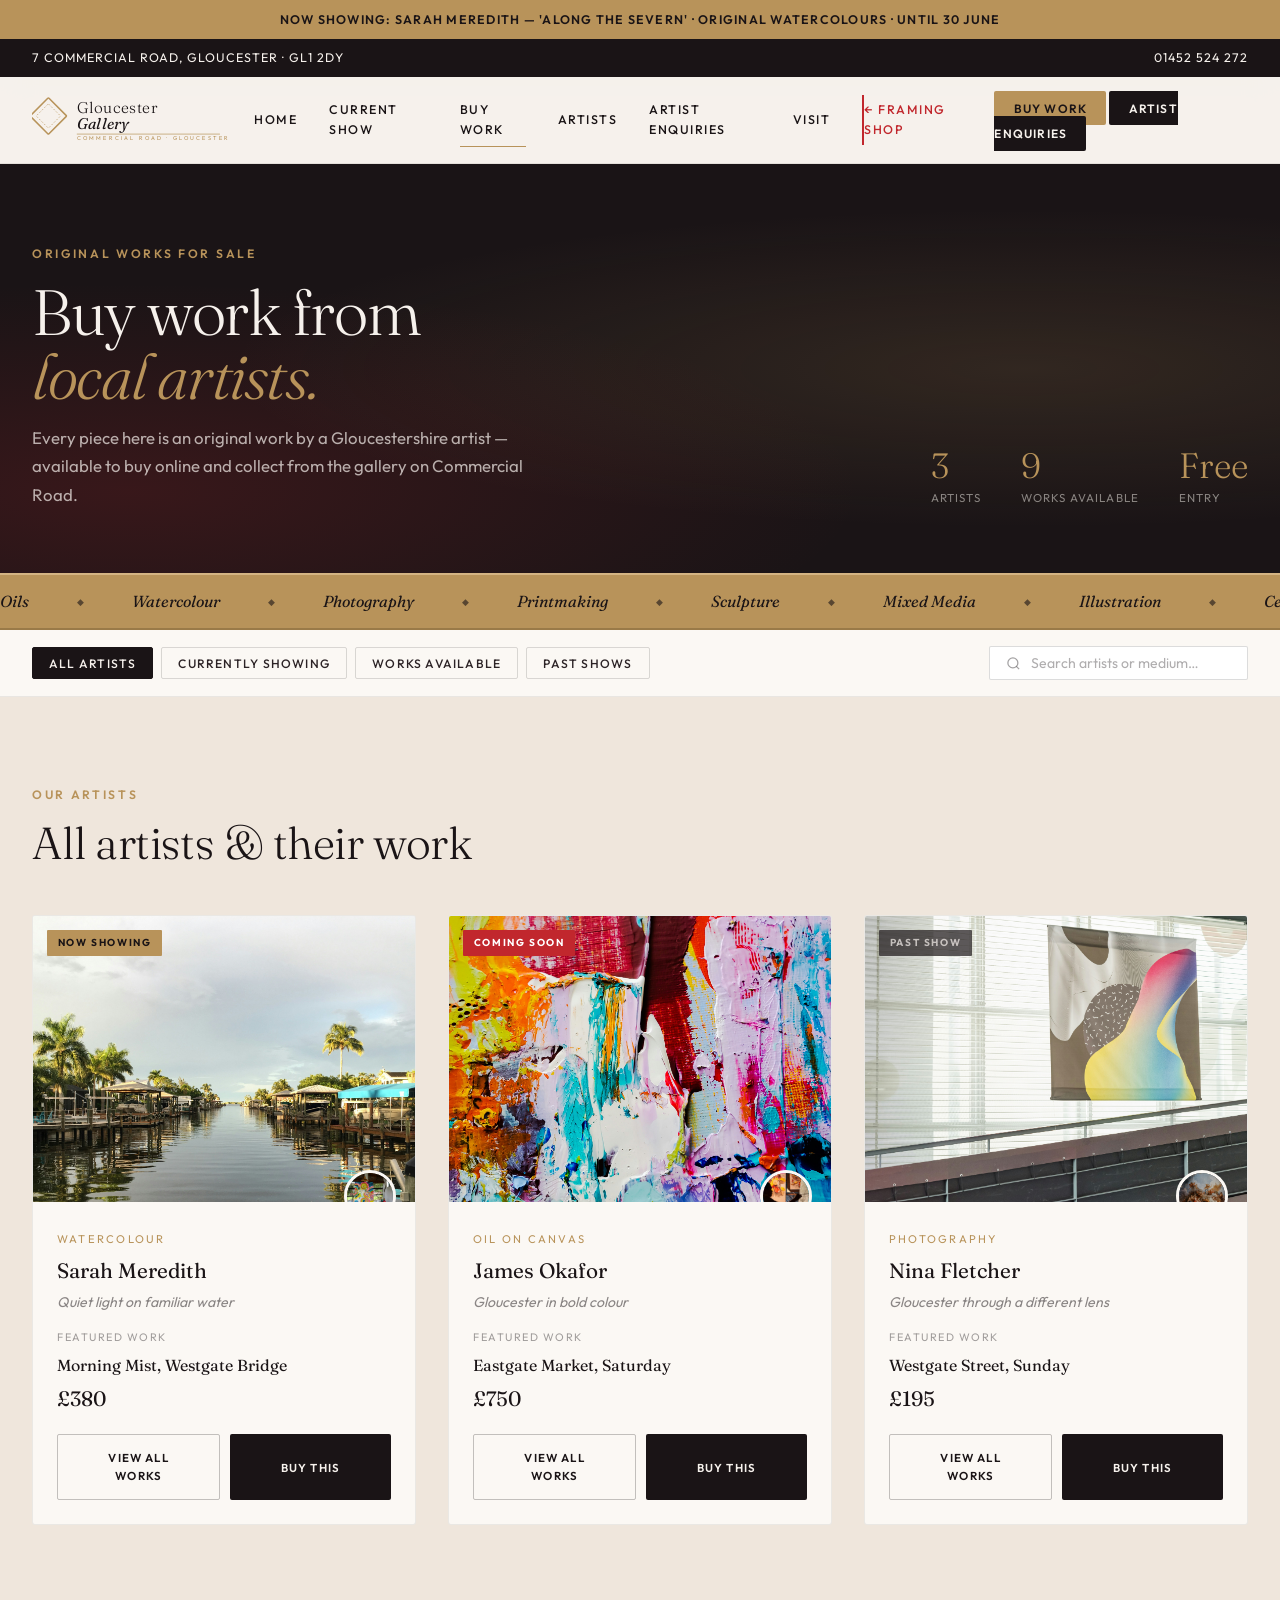
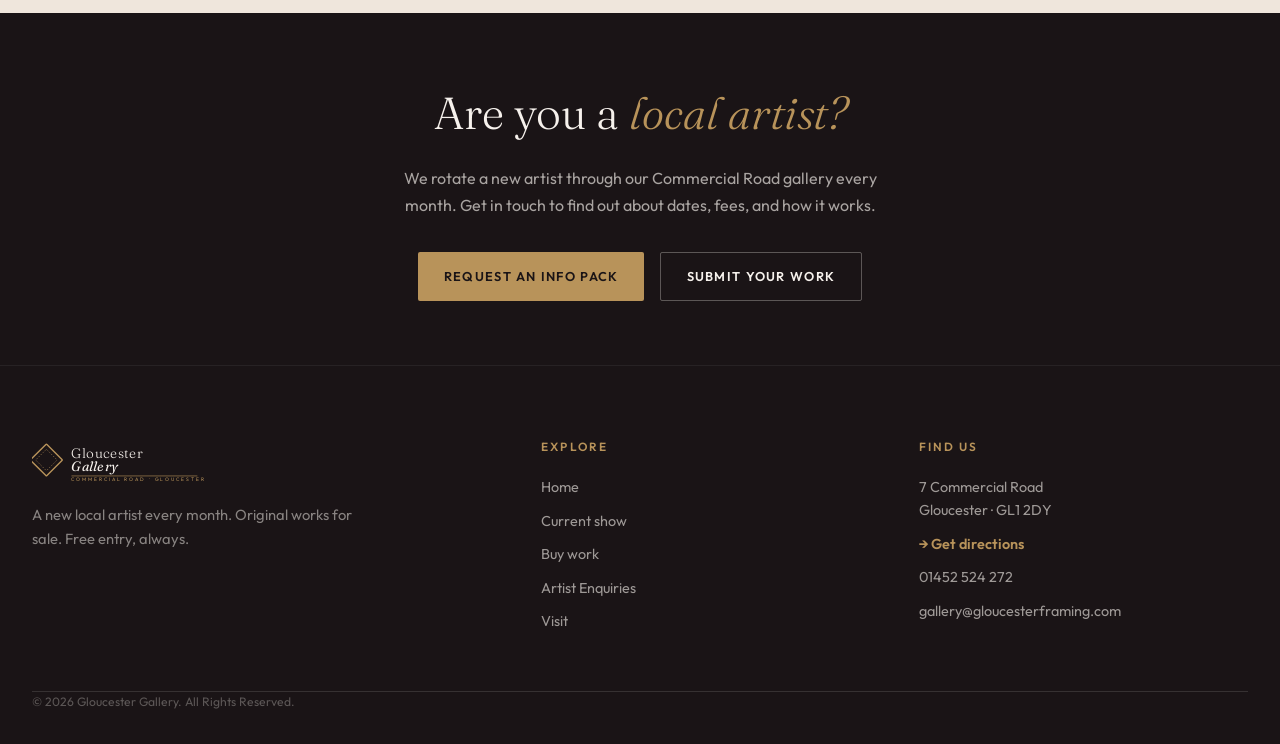
<file: gallery.html>
<!DOCTYPE html>
<html lang="en">
<head>
<meta charset="UTF-8">
<meta name="viewport" content="width=device-width, initial-scale=1">
<title>Buy Work — Gloucester Gallery</title>
<meta name="description" content="Browse and buy original works from Gloucester Gallery artists. Current and past exhibitions, plus works from local artists in our permanent collection.">
<link rel="preconnect" href="https://fonts.googleapis.com">
<link rel="preconnect" href="https://fonts.gstatic.com" crossorigin>
<link href="https://fonts.googleapis.com/css2?family=Fraunces:opsz,ital,wght@9..144,0,300;9..144,0,400;9..144,1,300;9..144,1,400&family=Outfit:wght@300;400;500;600&display=swap" rel="stylesheet">
<link rel="stylesheet" href="shared.css">
<style>
/* ── PAGE-SPECIFIC ─────────────────────────────────────── */
.page-hero {
  background: var(--ink);
  color: var(--paper);
  padding: 5rem 2rem 4rem;
  position: relative;
  overflow: hidden;
}
.page-hero::before {
  content: "";
  position: absolute; inset: 0;
  background:
    radial-gradient(ellipse at 80% 50%, rgba(184,147,90,.15) 0%, transparent 55%),
    radial-gradient(ellipse at 10% 80%, rgba(193,39,45,.18) 0%, transparent 45%);
}
.page-hero-inner {
  max-width: 1340px; margin: 0 auto;
  position: relative; z-index: 2;
  display: grid; grid-template-columns: 1fr auto; gap: 3rem; align-items: end;
}
.page-hero .kicker { font-size: .76rem; letter-spacing: .22em; text-transform: uppercase; color: var(--gold); font-weight: 600; margin-bottom: 1rem; display: block; }
.page-hero h1 { font-family: var(--D); font-weight: 300; font-size: clamp(2.4rem, 5vw, 4.2rem); line-height: 1; letter-spacing: -.02em; margin-bottom: 1rem; }
.page-hero h1 em { font-style: italic; color: var(--gold); }
.page-hero p { color: rgba(246,241,236,.7); max-width: 48ch; line-height: 1.7; font-size: 1.05rem; }
.hero-stat-row { display: flex; gap: 2.5rem; }
.hero-stat strong { display: block; font-family: var(--D); font-size: 2.2rem; font-weight: 300; color: var(--gold); line-height: 1; }
.hero-stat span { font-size: .72rem; letter-spacing: .1em; text-transform: uppercase; color: rgba(246,241,236,.5); }

/* ── FILTER BAR ── */
.filter-bar {
  background: var(--cream);
  border-bottom: 1px solid rgba(26,20,22,.08);
  position: sticky; top: 62px; z-index: 100;
}
.filter-inner {
  max-width: 1340px; margin: 0 auto;
  padding: 1rem 2rem;
  display: flex; gap: 1rem; align-items: center; flex-wrap: wrap;
  justify-content: space-between;
}
.filter-tabs { display: flex; gap: .5rem; flex-wrap: wrap; }
.filter-tab {
  background: none; border: 1px solid rgba(26,20,22,.15);
  color: var(--ink-soft); padding: .45rem 1rem; border-radius: 2px;
  font-size: .76rem; letter-spacing: .1em; text-transform: uppercase; font-weight: 500;
  transition: all .2s; cursor: pointer;
}
.filter-tab:hover { border-color: var(--gold); color: var(--gold); }
.filter-tab.active { background: var(--ink); color: var(--paper); border-color: var(--ink); }
.filter-search {
  display: flex; align-items: center; gap: .6rem;
  border: 1px solid rgba(26,20,22,.15); border-radius: 2px;
  padding: .45rem 1rem; background: white;
}
.filter-search input {
  border: none; outline: none; font-family: var(--B); font-size: .88rem;
  color: var(--ink); background: transparent; width: 200px;
}
.filter-search input::placeholder { color: rgba(26,20,22,.35); }

/* ── ARTIST GRID (hub) ── */
.hub-section { background: var(--paper-warm); }
.hub-grid {
  display: grid;
  grid-template-columns: repeat(auto-fill, minmax(320px, 1fr));
  gap: 2rem;
}
.artist-hub-card {
  background: var(--cream);
  border-radius: 3px;
  overflow: hidden;
  border: 1px solid rgba(26,20,22,.07);
  transition: transform .4s var(--ease), box-shadow .4s;
  display: flex; flex-direction: column;
}
.artist-hub-card:hover { transform: translateY(-6px); box-shadow: var(--shadow-lg); }

.ahc-image {
  aspect-ratio: 4/3;
  position: relative; overflow: hidden;
  background: linear-gradient(135deg, var(--ink-soft), var(--red-deep));
}
.ahc-image img { width: 100%; height: 100%; object-fit: cover; transition: transform .6s var(--ease); }
.artist-hub-card:hover .ahc-image img { transform: scale(1.04); }
.ahc-image .no-img {
  width: 100%; height: 100%;
  display: flex; align-items: center; justify-content: center;
  font-family: var(--D); font-style: italic; color: rgba(246,241,236,.3); font-size: .95rem;
}
.ahc-status {
  position: absolute; top: .9rem; left: .9rem;
  font-size: .63rem; letter-spacing: .16em; text-transform: uppercase; font-weight: 700;
  padding: .3rem .65rem; border-radius: 1px;
}
.ahc-status.current  { background: var(--gold); color: var(--ink); }
.ahc-status.upcoming { background: var(--red); color: #fff; }
.ahc-status.past     { background: rgba(26,20,22,.7); color: rgba(246,241,236,.7); }
.ahc-status.permanent { background: var(--ink); color: var(--gold); border: 1px solid var(--gold); }

.ahc-portrait {
  position: absolute; bottom: -20px; right: 1.2rem;
  width: 52px; height: 52px; border-radius: 50%;
  border: 3px solid var(--cream);
  overflow: hidden; background: var(--ink-soft);
}
.ahc-portrait img { width: 100%; height: 100%; object-fit: cover; }
.ahc-portrait .initials {
  width: 100%; height: 100%; display: flex; align-items: center; justify-content: center;
  font-family: var(--D); font-size: 1.1rem; font-weight: 300; color: var(--gold);
}

.ahc-body { padding: 1.8rem 1.5rem 1.5rem; flex: 1; display: flex; flex-direction: column; }
.ahc-discipline { font-size: .7rem; letter-spacing: .2em; text-transform: uppercase; color: var(--gold); margin-bottom: .35rem; }
.ahc-name { font-family: var(--D); font-size: 1.3rem; font-weight: 400; margin-bottom: .2rem; }
.ahc-tagline { font-size: .88rem; font-style: italic; color: rgba(26,20,22,.5); margin-bottom: 1rem; }
.ahc-featured-label { font-size: .68rem; letter-spacing: .14em; text-transform: uppercase; color: rgba(26,20,22,.4); margin-bottom: .4rem; }
.ahc-featured-title { font-family: var(--D); font-size: 1rem; font-weight: 400; margin-bottom: .2rem; }
.ahc-featured-price { font-family: var(--D); font-size: 1.3rem; color: var(--ink); margin-bottom: 1.2rem; }
.ahc-featured-price.sold { color: rgba(26,20,22,.3); text-decoration: line-through; font-size: 1rem; }
.ahc-actions { display: flex; gap: .6rem; margin-top: auto; }
.ahc-actions a, .ahc-actions button { flex: 1; justify-content: center; text-align: center; }

/* ── EMPTY STATE ── */
.empty-state {
  grid-column: 1/-1; text-align: center; padding: 4rem 2rem;
  color: rgba(26,20,22,.4);
}
.empty-state .es-icon { font-size: 3rem; margin-bottom: 1rem; }
.empty-state p { font-family: var(--D); font-style: italic; font-size: 1.2rem; }

/* ── CTA BAND ── */
.cta-band {
  background: var(--ink); color: var(--paper);
  padding: 4rem 2rem; text-align: center;
}
.cta-band h2 { font-family: var(--D); font-weight: 300; font-size: clamp(1.8rem,3.5vw,2.8rem); margin-bottom: 1rem; }
.cta-band h2 em { font-style: italic; color: var(--gold); }
.cta-band p { color: rgba(246,241,236,.65); max-width: 44ch; margin: 0 auto 2rem; line-height: 1.7; }
.cta-band .cta-btns { display: flex; gap: 1rem; justify-content: center; flex-wrap: wrap; }

/* ── PURCHASE MODAL ── */
.modal-img { aspect-ratio: 4/3; overflow: hidden; background: var(--ink-soft); }
.modal-img img { width: 100%; height: 100%; object-fit: cover; }
.modal-body { padding: 1.8rem 2rem 2.2rem; }
.modal-body h3 { font-family: var(--D); font-size: 1.4rem; font-weight: 400; margin-bottom: .3rem; }
.modal-meta { font-size: .86rem; color: var(--ink-soft); margin-bottom: .15rem; }
.modal-size { font-size: .8rem; color: rgba(26,20,22,.45); margin-bottom: 1.2rem; }
.modal-price-row { display: flex; align-items: center; gap: 1rem; margin-bottom: 1rem; }
.modal-price { font-family: var(--D); font-size: 1.9rem; font-weight: 300; }
.test-badge { background: var(--red); color: #fff; font-size: .62rem; letter-spacing: .1em; text-transform: uppercase; font-weight: 700; padding: .2rem .55rem; border-radius: 1px; }
.modal-note { font-size: .82rem; color: var(--ink-soft); background: var(--paper-warm); padding: .9rem 1rem; border-radius: 2px; border-left: 3px solid var(--gold); line-height: 1.6; margin-bottom: 1.3rem; }
#card-element { background: rgba(26,20,22,.05); border: 1px solid rgba(26,20,22,.15); border-radius: 2px; padding: .8rem 1rem; margin-top: .4rem; }
#card-errors { color: var(--red); font-size: .84rem; margin: .4rem 0; }
#payment-success { display: none; text-align: center; padding: 2.5rem 2rem; }
#payment-success .tick { font-size: 2.8rem; margin-bottom: .8rem; }
#payment-success h4 { font-family: var(--D); font-size: 1.4rem; font-weight: 300; margin-bottom: .6rem; }
#payment-success p { color: var(--ink-soft); font-size: .9rem; line-height: 1.65; }

@media (max-width: 768px) {
  .page-hero-inner { grid-template-columns: 1fr; }
  .hero-stat-row { display: none; }
  .hub-grid { grid-template-columns: 1fr; }
  .ahc-actions { flex-direction: column; }
}
</style>
</head>
<body>

<div id="promo"></div>

<div class="topbar">
  <div class="wrap">
    <span id="topbar-address"></span>
    <div class="tb-links" id="topbar-links"></div>
  </div>
</div>

<header id="main-header">
  <nav class="nav">
    <div id="nav-logo"></div>
    <div class="nav-links" id="nav-links"></div>
    <div class="nav-ctas">
      <a href="gallery.html" class="nav-cta-gold">Buy Work</a>
      <a href="index.html#rent" class="nav-cta-ink">Artist Enquiries</a>
    </div>
    <button class="menu-btn" id="menu-btn" aria-label="Menu">
      <span></span><span></span><span></span>
    </button>
  </nav>
</header>

<!-- PAGE HERO -->
<div class="page-hero">
  <div class="page-hero-inner container">
    <div>
      <span class="kicker">Original works for sale</span>
      <h1>Buy work from<br><em>local artists.</em></h1>
      <p>Every piece here is an original work by a Gloucestershire artist — available to buy online and collect from the gallery on Commercial Road.</p>
    </div>
    <div class="hero-stat-row" id="hero-stats"></div>
  </div>
</div>

<div class="strip" aria-hidden="true"><div class="strip-track" id="strip"></div></div>

<!-- FILTER BAR -->
<div class="filter-bar">
  <div class="filter-inner">
    <div class="filter-tabs" id="filter-tabs">
      <button class="filter-tab active" data-filter="all">All artists</button>
      <button class="filter-tab" data-filter="current">Currently showing</button>
      <button class="filter-tab" data-filter="available">Works available</button>
      <button class="filter-tab" data-filter="past">Past shows</button>
    </div>
    <div class="filter-search">
      <svg width="15" height="15" viewBox="0 0 24 24" fill="none" stroke="rgba(26,20,22,.4)" stroke-width="2"><circle cx="11" cy="11" r="8"/><path d="M21 21l-4.35-4.35"/></svg>
      <input type="text" id="search-input" placeholder="Search artists or medium…">
    </div>
  </div>
</div>

<!-- ARTIST HUB GRID -->
<section class="hub-section">
  <div class="container">
    <div class="section-head">
      <span class="kicker">Our artists</span>
      <h2 id="grid-heading">All artists &amp; their work</h2>
    </div>
    <div class="hub-grid" id="hub-grid"></div>
  </div>
</section>

<!-- CTA BAND -->
<div class="cta-band">
  <div class="container">
    <h2>Are you a <em>local artist?</em></h2>
    <p>We rotate a new artist through our Commercial Road gallery every month. Get in touch to find out about dates, fees, and how it works.</p>
    <div class="cta-btns">
      <a href="index.html#rent" class="btn btn-gold">Request an info pack</a>
      <a href="artist-submit.html" class="btn btn-ghost-light">Submit your work</a>
    </div>
  </div>
</div>

<!-- FOOTER -->
<footer>
  <div class="foot-grid container">
    <div class="foot-brand">
      <div id="foot-logo"></div>
      <p>A new local artist every month. Original works for sale. Free entry, always.</p>
    </div>
    <div class="foot-col">
      <h5>Explore</h5>
      <a href="index.html">Home</a>
      <a href="index.html#current">Current show</a>
      <a href="gallery.html">Buy work</a>
      <a href="index.html#rent">Artist Enquiries</a>
      <a href="index.html#hours">Visit</a>
    </div>
    <div class="foot-col">
      <h5>Find us</h5>
      <p id="foot-address"></p>
      <a id="foot-directions" target="_blank" rel="noopener" style="color:var(--gold);font-weight:600">→ Get directions</a>
      <a id="foot-phone"></a>
      <a id="foot-email"></a>
    </div>
  </div>
  <div class="foot-bottom container">
    <span id="foot-copy"></span>
    <div class="socials" id="foot-socials"></div>
  </div>
</footer>

<!-- PURCHASE MODAL -->
<div class="modal-overlay" id="modal-overlay">
  <div class="modal">
    <button class="modal-close" id="modal-close">✕</button>
    <div class="modal-img" id="modal-img"></div>
    <div class="modal-body">
      <h3 id="modal-title"></h3>
      <div class="modal-meta" id="modal-meta"></div>
      <div class="modal-size" id="modal-size"></div>
      <div class="modal-price-row">
        <div class="modal-price" id="modal-price"></div>
        <span id="modal-test-badge"></span>
      </div>
      <div class="modal-note" id="modal-note"></div>
      <div id="payment-form-wrap">
        <div class="fgroup light"><label>Your name</label><input type="text" id="buyer-name" placeholder="Full name"></div>
        <div class="fgroup light"><label>Email address</label><input type="email" id="buyer-email" placeholder="you@example.com"></div>
        <div class="fgroup light"><label>Card details</label><div id="card-element"></div></div>
        <div id="card-errors"></div>
        <button class="btn btn-gold" id="pay-btn" style="width:100%;justify-content:center;margin-top:1rem">
          <span id="pay-btn-text">Pay now</span>
        </button>
      </div>
      <div id="payment-success">
        <div class="tick">✦</div>
        <h4>Purchase confirmed</h4>
        <p id="success-msg"></p>
      </div>
    </div>
  </div>
</div>

<script src="content.js"></script>
<script src="shared.js"></script>
<script>
(function () {
  const G = window.GALLERY;
  if (!G) { console.error('content.js not loaded'); return; }

  renderHeader('gallery');
  renderStrip('strip');
  initReveal();

  // Hero stats
  const avail = G.artists.reduce((n, a) => n + (a.works || []).filter(w => w.available).length, 0);
  document.getElementById('hero-stats').innerHTML = `
    <div class="hero-stat"><strong>${G.artists.length}</strong><span>Artists</span></div>
    <div class="hero-stat"><strong>${avail}</strong><span>Works available</span></div>
    <div class="hero-stat"><strong>Free</strong><span>Entry</span></div>`;

  // ── Build cards ──────────────────────────────────────────
  function buildCards(artists) {
    const grid = document.getElementById('hub-grid');
    grid.innerHTML = '';
    if (!artists.length) {
      grid.innerHTML = `<div class="empty-state"><div class="es-icon">◇</div><p>No artists match your search.</p></div>`;
      return;
    }
    artists.forEach(artist => {
      const featured = (artist.works || []).find(w => w.available) || (artist.works || [])[0];
      const initials = artist.name.split(' ').map(w => w[0]).join('');
      const portraitHtml = artist.portrait
        ? `<img src="${artist.portrait}" alt="${artist.name}" onerror="this.parentNode.innerHTML='<div class=initials>${initials}</div>'">`
        : `<div class="initials">${initials}</div>`;
      const featImgHtml = featured?.src
        ? `<img src="${featured.src}" alt="${featured.title}" onerror="this.parentNode.innerHTML='<div class=no-img>${featured?.title||''}</div>'">`
        : `<div class="no-img">${artist.name}</div>`;

      const card = document.createElement('div');
      card.className = 'artist-hub-card reveal';
      card.dataset.status = artist.status;
      card.dataset.name = artist.name.toLowerCase();
      card.dataset.discipline = artist.discipline.toLowerCase();
      card.dataset.available = (artist.works || []).some(w => w.available) ? 'yes' : 'no';

      card.innerHTML = `
        <div class="ahc-image">
          <span class="ahc-status ${artist.status}">${artist.status === 'permanent' ? 'Permanent' : artist.status === 'current' ? 'Now Showing' : artist.status === 'upcoming' ? 'Coming Soon' : 'Past Show'}</span>
          ${featImgHtml}
          <div class="ahc-portrait">${portraitHtml}</div>
        </div>
        <div class="ahc-body">
          <div class="ahc-discipline">${artist.discipline}</div>
          <div class="ahc-name">${artist.name}</div>
          <div class="ahc-tagline">${artist.tagline}</div>
          ${featured ? `
            <div class="ahc-featured-label">Featured work</div>
            <div class="ahc-featured-title">${featured.title}</div>
            <div class="ahc-featured-price ${featured.available ? '' : 'sold'}">£${featured.price}${featured.available ? '' : ' · Sold'}</div>
          ` : '<div style="flex:1"></div>'}
          <div class="ahc-actions">
            <a href="artist.html?id=${artist.id}" class="btn btn-ghost-dark" style="font-size:.72rem">View all works</a>
            ${featured && featured.available
              ? `<button class="btn btn-ink" style="font-size:.72rem" onclick="openPurchase('${artist.id}','${featured.title.replace(/'/g,"\\'")}')">Buy this</button>`
              : ''}
          </div>
        </div>`;
      grid.appendChild(card);
    });
    initReveal();
  }

  // Sort: current first, upcoming, then past
  const order = { current: 0, upcoming: 1, permanent: 2, past: 3 };
  const sorted = [...G.artists].sort((a, b) => (order[a.status] ?? 9) - (order[b.status] ?? 9));
  buildCards(sorted);

  // ── Filters ─────────────────────────────────────────────
  let activeFilter = 'all';
  let searchTerm = '';

  function applyFilters() {
    let artists = [...sorted];
    if (activeFilter === 'current')   artists = artists.filter(a => a.status === 'current');
    if (activeFilter === 'available') artists = artists.filter(a => (a.works||[]).some(w => w.available));
    if (activeFilter === 'past')      artists = artists.filter(a => a.status === 'past');
    if (searchTerm) {
      const t = searchTerm.toLowerCase();
      artists = artists.filter(a => a.name.toLowerCase().includes(t) || a.discipline.toLowerCase().includes(t) || a.tagline.toLowerCase().includes(t));
    }
    const labels = { all: 'All artists & their work', current: 'Currently on show', available: 'Works available to buy', past: 'Past exhibitions' };
    document.getElementById('grid-heading').textContent = labels[activeFilter] || 'All artists';
    buildCards(artists);
  }

  document.querySelectorAll('.filter-tab').forEach(btn => {
    btn.addEventListener('click', () => {
      document.querySelectorAll('.filter-tab').forEach(b => b.classList.remove('active'));
      btn.classList.add('active');
      activeFilter = btn.dataset.filter;
      applyFilters();
    });
  });

  document.getElementById('search-input').addEventListener('input', e => {
    searchTerm = e.target.value.trim();
    applyFilters();
  });

  // ── Purchase modal ───────────────────────────────────────
  let currentWork = null;
  let stripeInst = null, cardEl = null;

  window.openPurchase = function (artistId, workTitle) {
    const artist = G.artists.find(a => a.id === artistId);
    const work = (artist?.works || []).find(w => w.title === workTitle);
    if (!work || !work.available) return;
    currentWork = { artist, work };

    document.getElementById('payment-form-wrap').style.display = 'block';
    document.getElementById('payment-success').style.display = 'none';
    document.getElementById('buyer-name').value = '';
    document.getElementById('buyer-email').value = '';
    document.getElementById('card-errors').textContent = '';
    document.getElementById('modal-title').textContent = work.title;
    document.getElementById('modal-meta').textContent = `${work.medium} · ${artist.name}`;
    document.getElementById('modal-size').textContent = work.size;
    document.getElementById('modal-price').textContent = `£${work.price}`;
    document.getElementById('modal-note').textContent = G.stripe.collectNote;
    document.getElementById('pay-btn-text').textContent = `Pay now — £${work.price}`;
    document.getElementById('modal-test-badge').innerHTML = G.stripe.testMode ? '<span class="test-badge">Test mode</span>' : '';
    document.getElementById('modal-img').innerHTML = work.src
      ? `<img src="${work.src}" alt="${work.title}">`
      : `<div style="height:200px;background:linear-gradient(135deg,var(--ink-soft),var(--red-deep))"></div>`;

    document.getElementById('modal-overlay').classList.add('open');
    document.body.style.overflow = 'hidden';

    // Mount Stripe
    if (!window.Stripe) {
      const s = document.createElement('script');
      s.src = 'https://js.stripe.com/v3/';
      s.onload = mountCard;
      document.head.appendChild(s);
    } else { mountCard(); }
  };

  function mountCard() {
    try {
      stripeInst = Stripe(G.stripe.publishableKey);
      const elements = stripeInst.elements();
      if (cardEl) { try { cardEl.destroy(); } catch(e){} }
      cardEl = elements.create('card', {
        style: { base: { fontFamily: '"Outfit",sans-serif', fontSize: '16px', color: '#1a1416' } },
        hidePostalCode: true
      });
      cardEl.mount('#card-element');
      cardEl.on('change', e => { document.getElementById('card-errors').textContent = e.error?.message || ''; });
    } catch(e) {
      document.getElementById('card-element').innerHTML = '<small style="color:var(--ink-soft)">Card element — add your Stripe key to activate</small>';
    }
  }

  document.getElementById('modal-close').addEventListener('click', closeModal);
  document.getElementById('modal-overlay').addEventListener('click', e => { if (e.target.id === 'modal-overlay') closeModal(); });
  function closeModal() {
    document.getElementById('modal-overlay').classList.remove('open');
    document.body.style.overflow = '';
    if (cardEl) { try { cardEl.unmount(); } catch(e){} cardEl = null; }
  }

  document.getElementById('pay-btn').addEventListener('click', () => {
    if (!currentWork) return;
    const name = document.getElementById('buyer-name').value.trim();
    const email = document.getElementById('buyer-email').value.trim();
    if (!name || !email) { document.getElementById('card-errors').textContent = 'Please enter your name and email.'; return; }
    document.getElementById('pay-btn').disabled = true;
    document.getElementById('pay-btn-text').textContent = 'Processing…';
    setTimeout(() => {
      document.getElementById('payment-form-wrap').style.display = 'none';
      document.getElementById('payment-success').style.display = 'block';
      document.getElementById('success-msg').textContent =
        `Thank you, ${name.split(' ')[0]}. A confirmation has been sent to ${email}. ${G.stripe.collectNote}`;
      currentWork.work.available = false;
      buildCards(sorted);
    }, G.stripe.testMode ? 1600 : 0);
  });

})();
</script>
</body>
</html>
</file>
<file: shared.css>
/* ============================================================
   GLOUCESTER GALLERY — SHARED STYLES
   ============================================================ */
:root {
  --red: #c1272d; --red-dark: #7d1416; --red-deep: #5a0e10;
  --ink: #1a1416; --ink-soft: #2c2326;
  --paper: #f6f1ec; --paper-warm: #efe6dc; --cream: #fbf8f4;
  --gold: #b8935a; --gold-light: #d4b483; --gold-pale: #f0e4cc;
  --line: rgba(255,255,255,.12);
  --D: "Fraunces", Georgia, serif;
  --B: "Outfit", system-ui, sans-serif;
  --ease: cubic-bezier(.22,1,.36,1);
  --shadow-sm: 0 2px 8px rgba(26,20,22,.08);
  --shadow-md: 0 8px 24px rgba(26,20,22,.12);
  --shadow-lg: 0 24px 48px rgba(26,20,22,.16);
}
*, *::before, *::after { margin: 0; padding: 0; box-sizing: border-box; }
html { scroll-behavior: smooth; }
body {
  font-family: var(--B);
  background: var(--paper);
  color: var(--ink);
  line-height: 1.6;
  -webkit-font-smoothing: antialiased;
  overflow-x: hidden;
}
img { max-width: 100%; display: block; object-fit: cover; }
a { color: inherit; text-decoration: none; }
button { font-family: var(--B); cursor: pointer; }

/* ── TOPBAR ── */
.topbar { background: var(--ink); color: var(--paper); font-size: .78rem; letter-spacing: .08em; text-transform: uppercase; }
.topbar .wrap { max-width: 1340px; margin: 0 auto; padding: .55rem 2rem; display: flex; justify-content: space-between; align-items: center; gap: 1rem; flex-wrap: wrap; }
.topbar a:hover { color: var(--gold); }
.topbar .tb-links { display: flex; gap: 1.4rem; align-items: center; }

/* ── HEADER ── */
header { position: sticky; top: 0; z-index: 200; background: rgba(246,241,236,.92); backdrop-filter: blur(16px); border-bottom: 1px solid rgba(26,20,22,.08); transition: box-shadow .3s; }
header.scrolled { box-shadow: 0 8px 32px rgba(26,20,22,.1); }
.nav { max-width: 1340px; margin: 0 auto; padding: .9rem 2rem; display: flex; align-items: center; justify-content: space-between; gap: 1.5rem; }
.nav-links { display: flex; gap: 2rem; align-items: center; }
.nav-links a { font-size: .78rem; letter-spacing: .12em; text-transform: uppercase; font-weight: 500; position: relative; padding: .3rem 0; }
.nav-links a::after { content: ""; position: absolute; left: 0; bottom: -2px; height: 1px; width: 0; background: var(--gold); transition: width .3s; }
.nav-links a:hover::after, .nav-links a.active::after { width: 100%; }
.nav-actions { display: flex; gap: .8rem; align-items: center; }
.nav-cta-gold { background: var(--gold); color: var(--ink); padding: .6rem 1.2rem; border-radius: 2px; font-size: .75rem; letter-spacing: .1em; text-transform: uppercase; font-weight: 600; transition: background .3s, transform .2s; }
.nav-cta-gold:hover { background: var(--gold-light); transform: translateY(-1px); }
.nav-cta-ink { background: var(--ink); color: var(--paper); padding: .6rem 1.2rem; border-radius: 2px; font-size: .75rem; letter-spacing: .1em; text-transform: uppercase; font-weight: 600; transition: background .3s, transform .2s; }
.nav-cta-ink:hover { background: var(--red); transform: translateY(-1px); }
.nav-framing { font-size: .72rem; color: var(--red); letter-spacing: .08em; text-transform: uppercase; border-left: 2px solid var(--red); padding-left: .8rem; font-weight: 600; }
.nav-framing:hover { color: var(--red-dark); }
.menu-btn { display: none; background: none; border: none; flex-direction: column; gap: 5px; padding: 4px; }
.menu-btn span { width: 22px; height: 1.5px; background: var(--ink); display: block; transition: .3s; }

/* ── LOGO SVG ── */
.logo-svg-light text { }
.logo-svg-dark text { }

/* ── FOOTER ── */
footer { background: var(--ink); color: var(--paper); padding: 4.5rem 2rem 2rem; border-top: 1px solid rgba(255,255,255,.06); }
.foot-grid { max-width: 1340px; margin: 0 auto; display: grid; grid-template-columns: 1.4fr 1fr 1fr; gap: 3rem; padding-bottom: 3rem; border-bottom: 1px solid var(--line); }
.foot-brand p { color: rgba(246,241,236,.5); max-width: 34ch; font-size: .92rem; line-height: 1.65; margin-top: .8rem; }
.foot-col h5 { font-size: .74rem; letter-spacing: .18em; text-transform: uppercase; color: var(--gold); margin-bottom: 1.2rem; font-weight: 600; }
.foot-col a, .foot-col p { display: block; color: rgba(246,241,236,.6); margin-bottom: .65rem; font-size: .9rem; transition: color .3s; }
.foot-col a:hover { color: var(--gold); }
.foot-bottom { max-width: 1340px; margin: 2rem auto 0; display: flex; justify-content: space-between; align-items: center; flex-wrap: wrap; gap: 1rem; }
.foot-bottom span { font-size: .76rem; color: rgba(246,241,236,.3); }
.socials { display: flex; gap: 1.4rem; }
.socials a { font-size: .76rem; letter-spacing: .08em; text-transform: uppercase; color: rgba(246,241,236,.4); transition: color .3s; }
.socials a:hover { color: var(--gold); }

/* ── PROMO BAR ── */
#promo { display: none; background: var(--gold); color: var(--ink); text-align: center; font-size: .78rem; letter-spacing: .1em; text-transform: uppercase; font-weight: 600; padding: .6rem 2rem; }

/* ── BUTTONS ── */
.btn { display: inline-flex; align-items: center; gap: .5rem; padding: .85rem 1.6rem; border-radius: 2px; font-weight: 600; font-size: .8rem; letter-spacing: .1em; text-transform: uppercase; transition: transform .25s var(--ease), background .25s, color .25s, border-color .25s; border: none; }
.btn-gold { background: var(--gold); color: var(--ink); }
.btn-gold:hover { background: var(--gold-light); transform: translateY(-2px); }
.btn-ink { background: var(--ink); color: var(--paper); }
.btn-ink:hover { background: var(--red); transform: translateY(-2px); }
.btn-red { background: var(--red); color: #fff; }
.btn-red:hover { background: var(--red-dark); transform: translateY(-2px); }
.btn-ghost-dark { background: transparent; border: 1px solid rgba(26,20,22,.25); color: var(--ink); }
.btn-ghost-dark:hover { border-color: var(--gold); color: var(--gold); transform: translateY(-2px); }
.btn-ghost-light { background: transparent; border: 1px solid rgba(246,241,236,.3); color: var(--paper); }
.btn-ghost-light:hover { border-color: var(--gold); color: var(--gold); transform: translateY(-2px); }

/* ── SECTION SHELL ── */
section { padding: 5.5rem 2rem; }
.container { max-width: 1340px; margin: 0 auto; }
.section-head { margin-bottom: 3rem; }
.section-head .kicker { font-size: .76rem; letter-spacing: .22em; text-transform: uppercase; color: var(--gold); font-weight: 600; margin-bottom: .9rem; display: block; }
.section-head h2 { font-family: var(--D); font-weight: 300; font-size: clamp(1.9rem, 3.5vw, 3rem); line-height: 1.06; letter-spacing: -.01em; }
.section-head.center { text-align: center; max-width: 600px; margin-inline: auto; margin-bottom: 3rem; }

/* ── REVEAL ── */
.reveal { opacity: 0; transform: translateY(24px); transition: opacity .65s var(--ease), transform .65s var(--ease); }
.reveal.in { opacity: 1; transform: none; }

/* ── STRIP/MARQUEE ── */
.strip { background: var(--gold); color: var(--ink); padding: .85rem 0; overflow: hidden; white-space: nowrap; border-top: 2px solid var(--gold-light); border-bottom: 2px solid #9a7a48; }
.strip-track { display: inline-flex; gap: 3rem; animation: scroll 32s linear infinite; }
.strip-track span { font-family: var(--D); font-style: italic; font-size: 1rem; display: inline-flex; align-items: center; gap: 3rem; }
.strip-track span::after { content: "◆"; font-style: normal; font-size: .55rem; opacity: .6; }
@keyframes scroll { to { transform: translateX(-50%); } }

/* ── MODAL ── */
.modal-overlay { display: none; position: fixed; inset: 0; background: rgba(26,20,22,.88); z-index: 500; align-items: center; justify-content: center; padding: 2rem; backdrop-filter: blur(10px); }
.modal-overlay.open { display: flex; }
.modal { background: var(--cream); border-radius: 3px; max-width: 520px; width: 100%; overflow: hidden; position: relative; max-height: 92vh; overflow-y: auto; }
.modal-close { position: absolute; top: 1rem; right: 1rem; background: var(--ink); color: var(--paper); border: none; width: 30px; height: 30px; border-radius: 50%; font-size: .9rem; display: flex; align-items: center; justify-content: center; transition: background .2s; z-index: 2; }
.modal-close:hover { background: var(--red); }

/* ── FORMS ── */
.fgroup { margin-bottom: 1.2rem; }
.fgroup label { display: block; font-size: .73rem; letter-spacing: .14em; text-transform: uppercase; color: var(--gold); margin-bottom: .45rem; font-weight: 600; }
.fgroup input, .fgroup textarea, .fgroup select {
  width: 100%; background: rgba(255,255,255,.06);
  border: 1px solid rgba(255,255,255,.14); border-radius: 2px;
  color: var(--paper); font-family: var(--B); font-size: .93rem;
  padding: .72rem .95rem; transition: border-color .25s, background .25s;
}
.fgroup input:focus, .fgroup textarea:focus, .fgroup select:focus { outline: none; border-color: var(--gold); background: rgba(255,255,255,.1); }
.fgroup textarea { resize: vertical; min-height: 110px; }
.fgroup select option { background: var(--ink); }
.fgroup.light input, .fgroup.light textarea, .fgroup.light select { background: rgba(26,20,22,.04); border-color: rgba(26,20,22,.15); color: var(--ink); }
.fgroup.light input:focus, .fgroup.light textarea:focus { border-color: var(--gold); background: rgba(26,20,22,.02); }
.fgroup.light label { color: var(--ink-soft); }
.form-row { display: grid; grid-template-columns: 1fr 1fr; gap: 1rem; }

/* ── RESPONSIVE ── */
@media (max-width: 1024px) {
  .foot-grid { grid-template-columns: 1fr 1fr; }
}
@media (max-width: 768px) {
  .nav-links { display: none; position: fixed; inset: 0; top: 62px; background: var(--cream); flex-direction: column; padding: 3rem 2rem; gap: 2rem; z-index: 190; }
  .nav-links.open { display: flex; }
  .menu-btn { display: flex; }
  .foot-grid { grid-template-columns: 1fr; }
  .form-row { grid-template-columns: 1fr; }
  section { padding: 4rem 1.5rem; }
}
</file>
